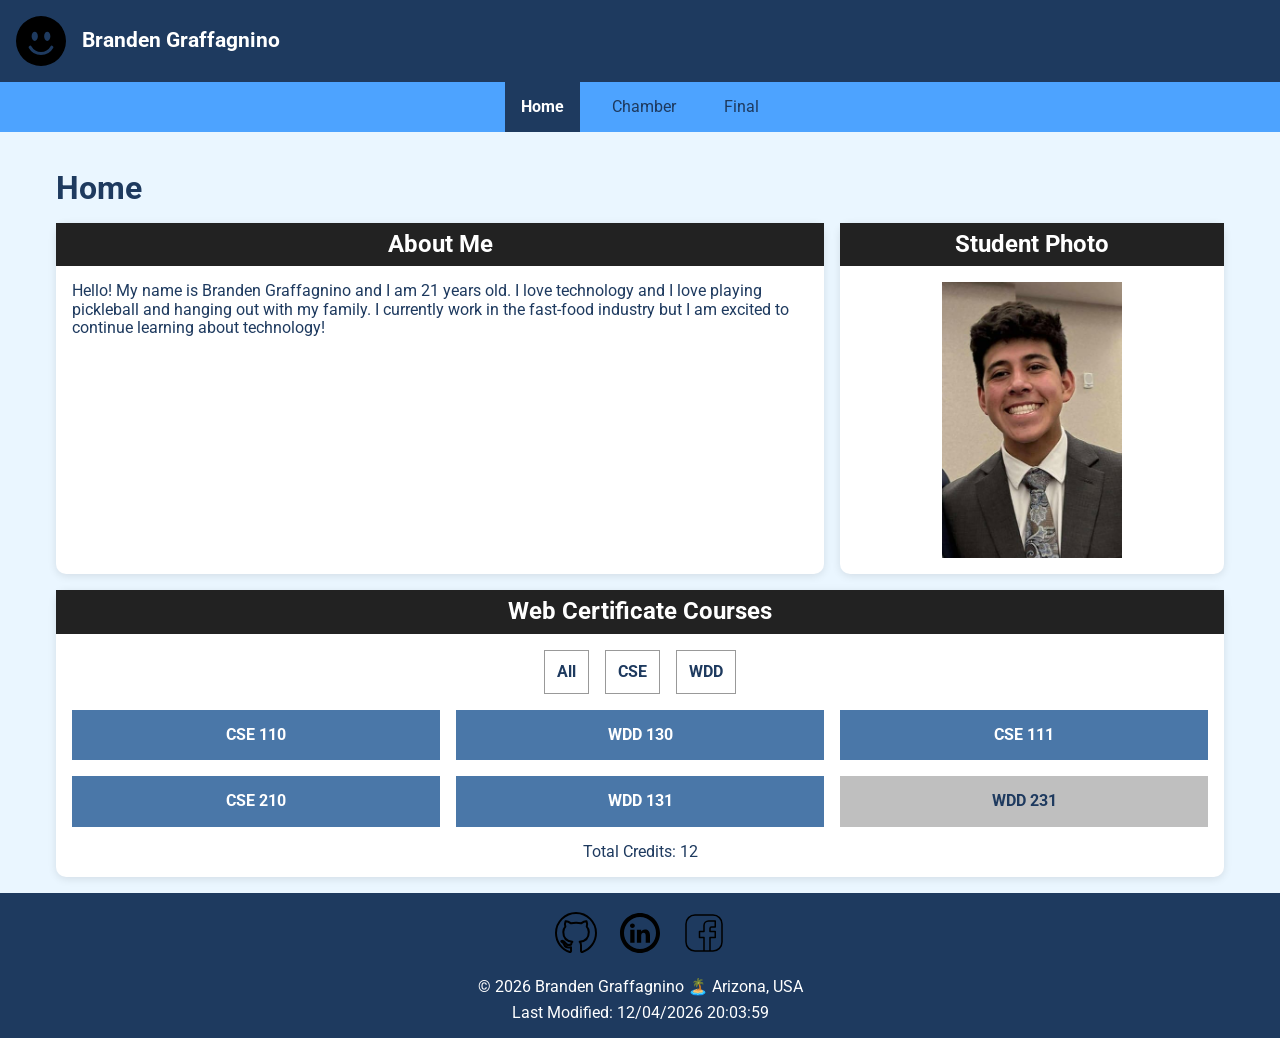
<file: index.html>
<!DOCTYPE html>
<html lang="en">

<head>
    <meta charset="UTF-8">
    <link rel="stylesheet" href="styles/normalize.css">
    <meta name="viewport" content="width=device-width, initial-scale=1.0">
    <meta name="description"
        content="WDD231 course home page for Branden Graffagnino. Includes an about me, photo, and shows the current courses completed in the computer programming degree.">
    <meta name="author" content="Branden Graffagnino">
    <title>WDD 231 Home | Branden Graffagnino</title>
    <meta property="og:title" content="WDD 231 Home | Branden Graffagnino">
    <meta property="og:description"
        content="WDD 231 course home page for Branden Graffagnino featuring web development projects, coursework, certificates, and programming experience.">
    <meta property="og:image" content="https://brandengraffagnino.github.io/wdd231/images/profile-picture.jpg">
    <meta property="og:url" content="https://brandengraffagnino.github.io/wdd231/">
    <meta property="og:type" content="website">
    <link rel="preconnect" href="https://fonts.googleapis.com">
    <link rel="preconnect" href="https://fonts.gstatic.com" crossorigin>
    <link href="https://fonts.googleapis.com/css2?family=Roboto:ital,wght@0,100..900;1,100..900&display=swap"
        rel="stylesheet">
    <link rel="stylesheet" href="styles/small.css">
    <link rel="stylesheet" href="styles/larger.css">
    <link rel="icon" href="favicon.ico">
    <script src="scripts/dates.js" defer></script>
    <script src="scripts/navigation.js" defer></script>
    <script src="scripts/courses.js" defer></script>
</head>

<body>
    <header>
        <img src="images/my-logo.svg" alt="My logo">
        <span class="site-name">Branden Graffagnino</span>
        <button id="menu" aria-label="Navigation Menu"></button>
    </header>
    <nav id="nav-bar" class="navigation">
        <ul>
            <li class="current"><a href="index.html">Home</a></li>
            <li><a href="index.html">Chamber</a></li>
            <li><a href="index.html">Final</a></li>
        </ul>
    </nav>
    <main>

        <h1>Home</h1>

        <div class="top-sections">

            <section class="about">
                <h2>About Me</h2>
                <p>
                    Hello! My name is Branden Graffagnino and I am 21 years old. I love technology and I love playing
                    pickleball and hanging out with my family. I currently work in the fast-food industry but I am
                    excited to continue learning about technology!
                </p>
            </section>
            <section class="photo">
                <h2>Student Photo</h2>
                <img src="images/profile-picture.jpg" alt="Profile picture for Branden Graffagnino">
            </section>
        </div>
        <section class="certificate">
            <h2>Web Certificate Courses</h2>
            <div class="course-buttons">
                <button id="all-btn">All</button>
                <button id="cse-btn">CSE</button>
                <button id="wdd-btn">WDD</button>
            </div>
            <div id="course-container"></div>
            <p id="credits"></p>
        </section>
        <dialog id="course-details"></dialog>
    </main>
    <footer>
        <div class="social-links">
            <a href="https://github.com/brandengraffagnino" target="_blank"><img src="images/github.svg"
                    alt="github icon"></a>
            <a href="https://linkedin.com/in/brandengraffagnino/" target="_blank"><img src="images/linkedin.svg"
                    alt="linkedin icon"></a>
            <a href="https://facebook.com/branden.graffagnino" target="_blank"><img src="images/facebook.svg"
                    alt="facebook icon"></a>
        </div>
        <p>
            © <span id="currentyear"></span>
            Branden Graffagnino 🏝️ Arizona, USA
        </p>
        <p id="lastModified"></p>

    </footer>
</body>

</html>
</file>
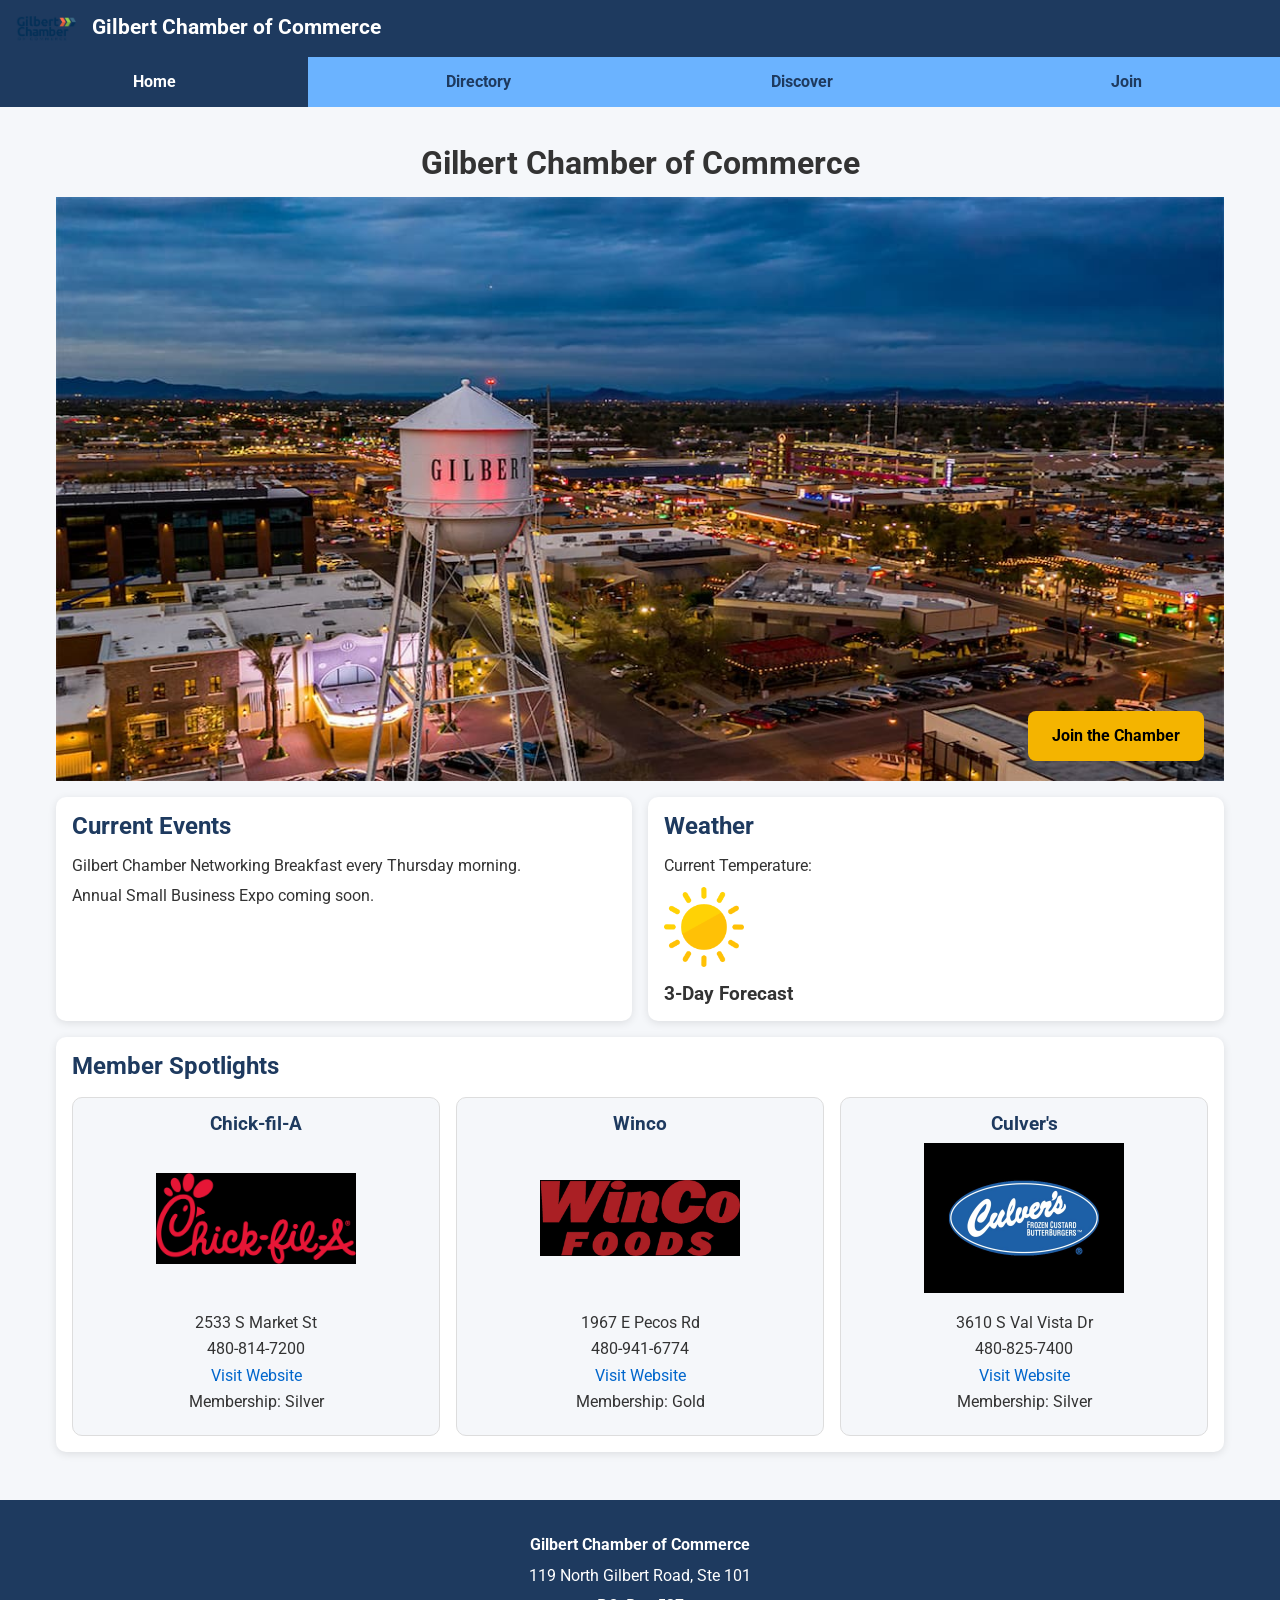
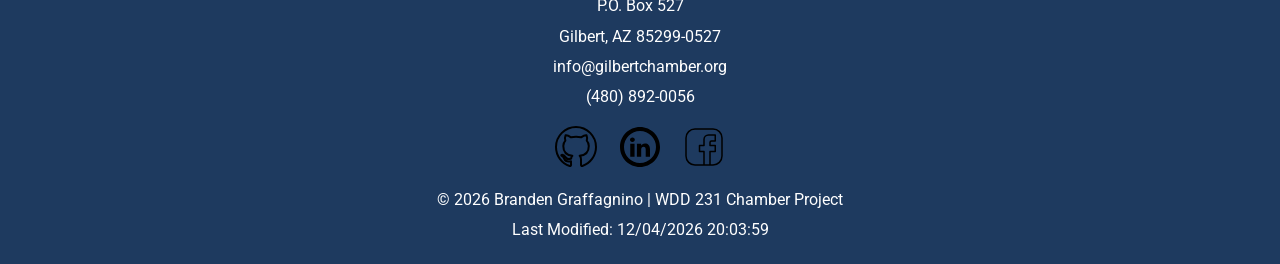
<file: chamber/index.html>
<!DOCTYPE html>
<html lang="en">

<head>
    <meta charset="UTF-8">
    <link rel="stylesheet" href="styles/normalize.css">
    <meta name="viewport" content="width=device-width, initial-scale=1.0">
    <meta name="description"
        content="Gilbert Chamber of Commerce business home page that welcomes visitors with key information and invitations to engage with the organization.">
    <meta name="author" content="Branden Graffagnino">
    <title>Gilbert Chamber of Commerce Home Page</title>
    <meta property="og:title" content="Gilbert Chamber of Commerce Home Page">
    <meta property="og:description"
        content="Welcome to the Gilbert Chamber of Commerce. Discover local businesses, chamber events, weather information, and member spotlights.">
    <meta property="og:image" content="https://brandengraffagnino.github.io/wdd231/chamber/images/gilbert-hero.jpg">
    <meta property="og:url" content="https://brandengraffagnino.github.io/wdd231/chamber/">
    <link rel="preconnect" href="https://fonts.googleapis.com">
    <link rel="preconnect" href="https://fonts.gstatic.com" crossorigin>
    <link href="https://fonts.googleapis.com/css2?family=Roboto:ital,wght@0,100..900;1,100..900&display=swap"
        rel="stylesheet">
    <link rel="stylesheet" href="styles/small.css">
    <link rel="stylesheet" href="styles/larger.css">
    <link rel="icon" href="favicon.ico">
    <script src="scripts/dates.js" defer></script>
    <script src="scripts/navigation.js" defer></script>
    <script src="scripts/home.js" defer></script>
</head>

<body>
    <header>
        <img src="images/chamber-logo.png" alt="Gilbert Chamber of Commerce logo">
        <span class="site-name">Gilbert Chamber of Commerce</span>
        <button id="menu" aria-label="Navigation Menu"></button>
    </header>

    <nav id="nav-bar" class="navigation">
        <ul>
            <li class="current"><a href="index.html">Home</a></li>
            <li><a href="directory.html">Directory</a></li>
            <li><a href="discover.html">Discover</a></li>
            <li><a href="join.html">Join</a></li>
        </ul>
    </nav>
    <main>

        <section class="hero">
            <h1>Gilbert Chamber of Commerce</h1>
            <img src="images/gilbert-hero.jpg" alt="Gilbert Arizona Water Tower">
            <a href="join.html" class="cta-button">
                Join the Chamber
            </a>
        </section>

        <div class="home-grid">

            <section class="events">
                <h2>Current Events</h2>

                <p>
                    Gilbert Chamber Networking Breakfast
                    every Thursday morning.
                </p>

                <p>
                    Annual Small Business Expo coming soon.
                </p>
            </section>

            <section class="weather">
                <h2>Weather</h2>

                <p>
                    Current Temperature:
                    <span id="current-temp"></span>
                </p>

                <img id="weather-icon" src="images/weather.webp" alt="Current weather conditions">

                <p id="weather-description"></p>

                <h3>3-Day Forecast</h3>

                <div id="forecast"></div>
            </section>

        </div>

        <section class="spotlights">
            <h2>Member Spotlights</h2>

            <div id="spotlight-container"></div>
        </section>

    </main>
    <footer>
        <div class="footer-contact">
            <p><strong>Gilbert Chamber of Commerce</strong></p>
            <p>119 North Gilbert Road, Ste 101</p>
            <p>P.O. Box 527</p>
            <p>Gilbert, AZ 85299-0527</p>
            <p>info@gilbertchamber.org</p>
            <p>(480) 892-0056</p>

        </div>
        <div class="social-links">
            <a href="https://github.com/brandengraffagnino" target="_blank"><img src="images/github.svg"
                    alt="github icon"></a>
            <a href="https://linkedin.com/in/brandengraffagnino/" target="_blank"><img src="images/linkedin.svg"
                    alt="linkedin icon"></a>
            <a href="https://facebook.com/branden.graffagnino" target="_blank"><img src="images/facebook.svg"
                    alt="facebook icon"></a>
        </div>
        <p>
            © <span id="currentyear"></span>
            Branden Graffagnino | WDD 231 Chamber Project
        </p>
        <p id="lastModified"></p>
    </footer>
</body>

</html>
</file>
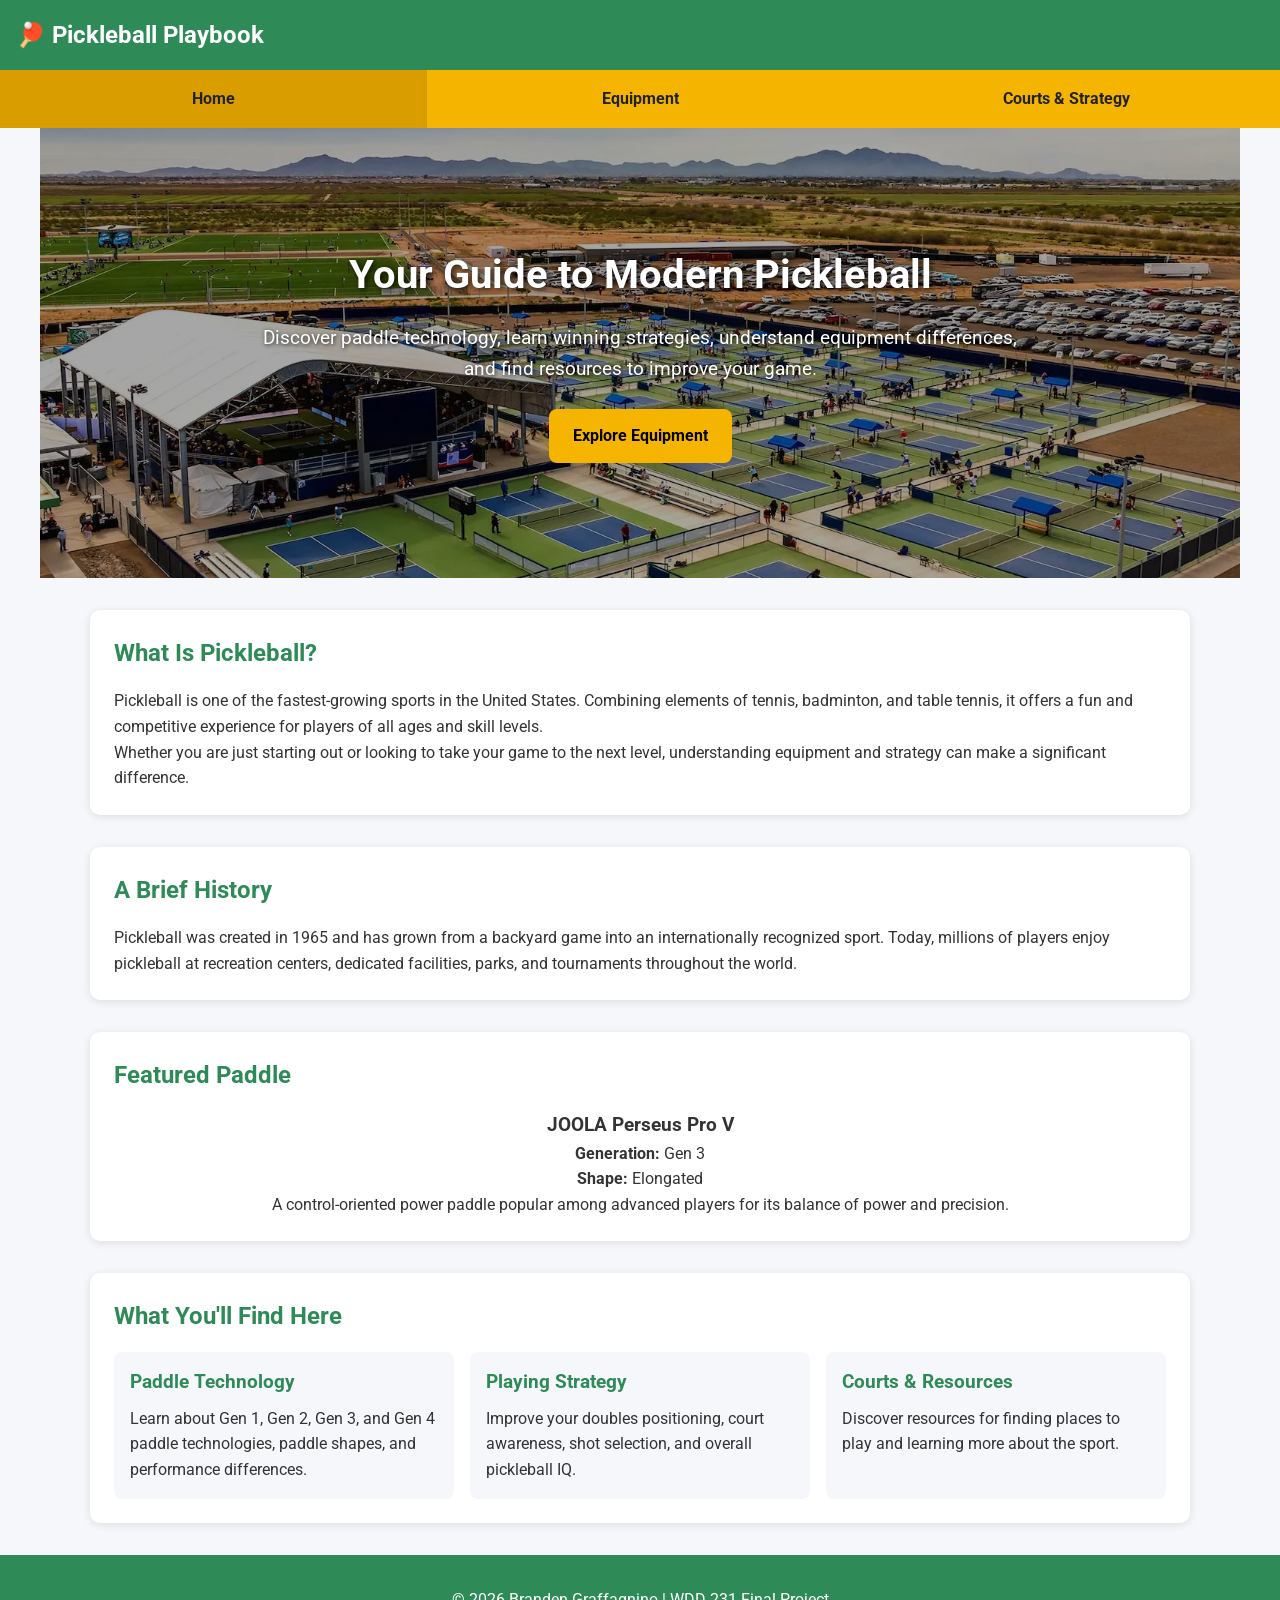
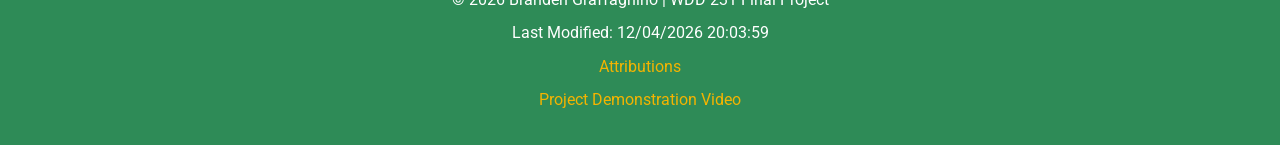
<file: finalproject/index.html>
<!DOCTYPE html>
<html lang="en">

<head>
    <meta charset="UTF-8">
    <meta name="viewport" content="width=device-width, initial-scale=1.0">
    <title>Pickleball Playbook | Home</title>
    <meta name="description"
        content="Learn about pickleball equipment, paddle technology, playing strategies, and where to find courts with Pickleball Playbook.">
    <meta name="author" content="Branden Graffagnino">
    <meta property="og:title" content="Pickleball Playbook">
    <meta property="og:description"
        content="Learn about pickleball paddles, strategy, court resources, and equipment technology with Pickleball Playbook.">
    <meta property="og:type" content="website">
    <meta property="og:url" content="https://brandengraffagnino.github.io/wdd231/finalproject/">
    <meta property="og:image" content="https://brandengraffagnino.github.io/wdd231/finalproject/images/hero.webp">
    <link rel="icon" href="favicon.ico">
    <link rel="preconnect" href="https://fonts.googleapis.com">
    <link rel="preconnect" href="https://fonts.gstatic.com" crossorigin>
    <link href="https://fonts.googleapis.com/css2?family=Roboto:ital,wght@0,100..900;1,100..900&display=swap"
        rel="stylesheet">
    <link rel="stylesheet" href="styles/small.css">
    <link rel="stylesheet" href="styles/larger.css">
    <script src="scripts/main.js" defer></script>
</head>

<body>
    <header>
        <div class="logo-container">
            <h1>🏓 Pickleball Playbook</h1>
        </div>
        <button id="menu" aria-label="Open navigation menu"></button>
    </header>
    <nav class="navigation">
        <ul>
            <li class="active"><a href="index.html">Home</a></li>
            <li><a href="equipment.html">Equipment</a></li>
            <li><a href="courts.html">Courts & Strategy</a></li>
        </ul>
    </nav>
    <main>
        <section class="hero">
            <div class="hero-content">
                <h2>Your Guide to Modern Pickleball</h2>
                <p>
                    Discover paddle technology, learn winning strategies,
                    understand equipment differences, and find resources to
                    improve your game.
                </p>
                <a class="cta-button" href="equipment.html">
                    Explore Equipment
                </a>
            </div>
        </section>
        <section class="intro">
            <h2>What Is Pickleball?</h2>
            <p>
                Pickleball is one of the fastest-growing sports in the United
                States. Combining elements of tennis, badminton, and table
                tennis, it offers a fun and competitive experience for players
                of all ages and skill levels.
            </p>
            <p>
                Whether you are just starting out or looking to take your game
                to the next level, understanding equipment and strategy can
                make a significant difference.
            </p>
        </section>
        <section class="history">
            <h2>A Brief History</h2>
            <p>
                Pickleball was created in 1965 and has grown from a backyard
                game into an internationally recognized sport. Today, millions
                of players enjoy pickleball at recreation centers, dedicated
                facilities, parks, and tournaments throughout the world.
            </p>
        </section>
        <section class="featured-paddle">
            <h2>Featured Paddle</h2>
            <div id="featured-paddle">
                <p>
                    A featured paddle will be displayed here using JavaScript.
                </p>
            </div>
        </section>
        <section class="why-learn">
            <h2>What You'll Find Here</h2>
            <div class="benefits">
                <article>
                    <h3>Paddle Technology</h3>
                    <p>
                        Learn about Gen 1, Gen 2, Gen 3, and Gen 4 paddle technologies,
                        paddle shapes, and performance differences.
                    </p>
                </article>
                <article>
                    <h3>Playing Strategy</h3>
                    <p>
                        Improve your doubles positioning, court awareness,
                        shot selection, and overall pickleball IQ.
                    </p>
                </article>
                <article>
                    <h3>Courts & Resources</h3>
                    <p>
                        Discover resources for finding places to play and
                        learning more about the sport.
                    </p>
                </article>
            </div>
        </section>
    </main>
    <footer>
        <p>
            © <span id="currentyear"></span>
            Branden Graffagnino | WDD 231 Final Project
        </p>
        <p id="lastModified"></p>
        <p>
            <a href="attributions.html">
                Attributions
            </a>
        </p>
        <p>
            <a href="https://youtu.be/4YcJnKtw8Zs" target="_blank">
                Project Demonstration Video
            </a>
        </p>
    </footer>

</body>

</html>
</file>
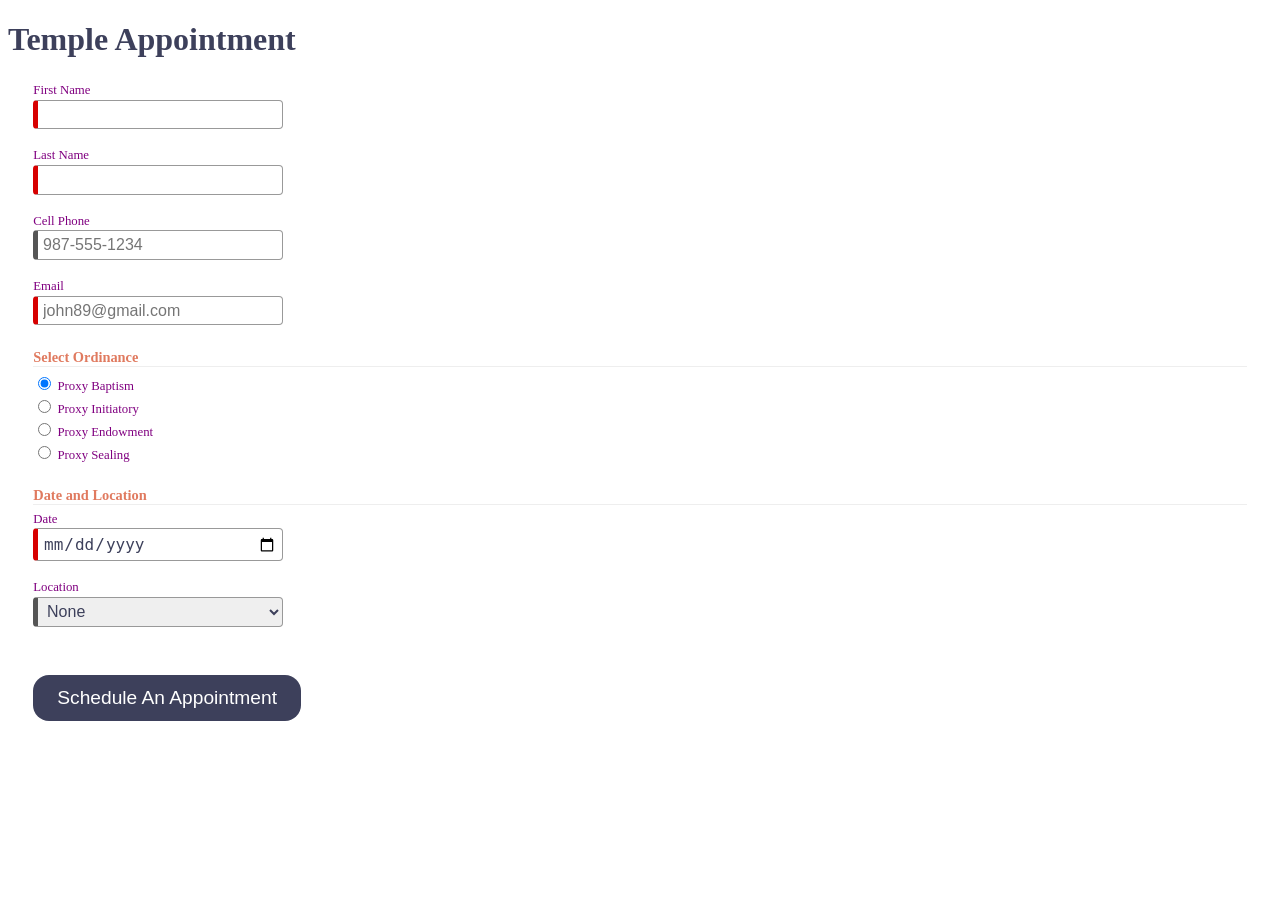
<file: startHere/index.html>
<!DOCTYPE html>
<html lang="en">

<head>
  <meta charset="UTF-8">
  <meta name="viewport" content="width=device-width, initial-scale=1.0">
  <meta name="description" content="Web Lab Start File">
  <meta name="author" content="Paul Cheney">

  <link rel="stylesheet" href="styles/small.css">
  <link rel="stylesheet" href="styles/large.css">

  <title>Web Lab Start File</title>
</head>

<body>

  <main>
    <h1>Temple Appointment</h1>

    <form method="GET" action="thanks.html" class="designOne">
      <label>First Name <input type="text" name="first" required autocomplete="given-name" title="Your First Name"></label>
        <label>Last Name <input type="text" name="last" required autocomplete="family-name" title="Your Last Name"></label>
        <label>Cell Phone <input type="tel" name="phone"  autocomplete="tel" title="A Phone Number with dashes" placeholder="987-555-1234" ></label>
        <label>Email <input type="email" name="email" required placeholder="john89@gmail.com"  title="Your Email" autocomplete="email"></label>
  

        <h3>Select Ordinance</h3>
        <label><input type="radio" name="ordinance" value="Baptism" checked> Proxy Baptism</label>
        <label><input type="radio" name="ordinance" value="Initiatory"> Proxy Initiatory</label>
        <label><input type="radio" name="ordinance" value="Endowment"> Proxy Endowment</label>
        <label><input type="radio" name="ordinance" value="Sealing"> Proxy Sealing</label>

        
        <h3>Date and Location</h3>
        <label>Date <input type="date" name="date" required></label>

        <label>Location
          <select name="location" required>
            <option value="">None</option>
            <option value="Payson">Payson</option>
            <option value="Orem">Orem</option>
            <option value="Provo City Center">Provo City Center</option>
        </label>

        <input type="submit" value="Schedule An Appointment">
    </form>

    
  </main>

</body>
</html>
</file>
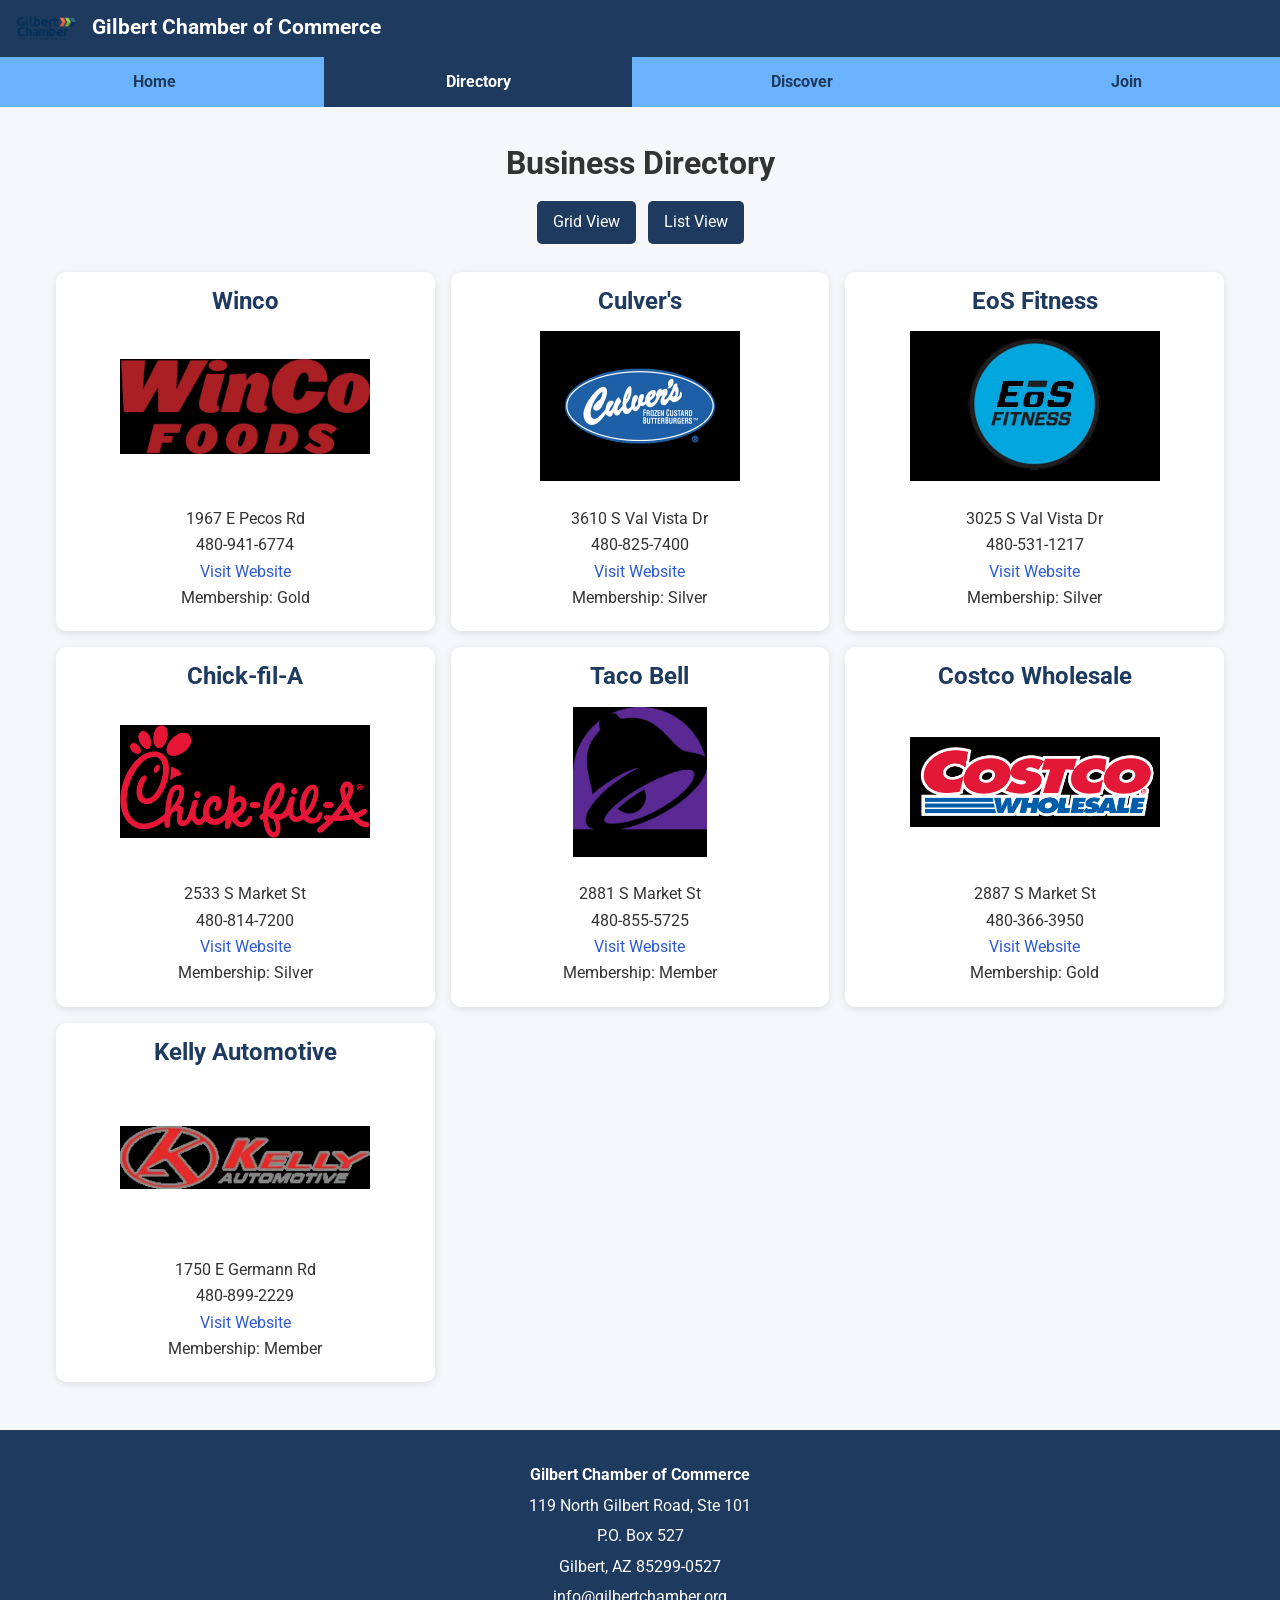
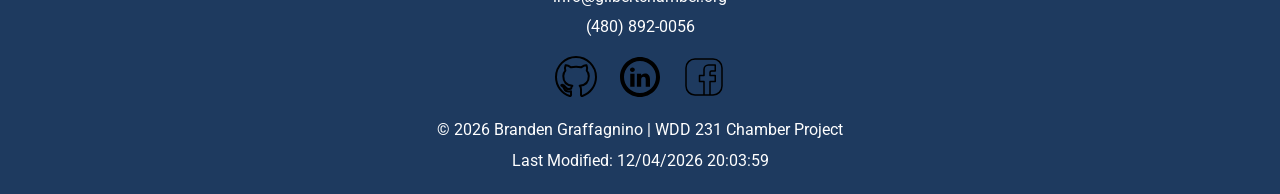
<file: chamber/directory.html>
<!DOCTYPE html>
<html lang="en">

<head>
    <meta charset="UTF-8">
    <link rel="stylesheet" href="styles/normalize.css">
    <meta name="viewport" content="width=device-width, initial-scale=1.0">
    <meta name="description"
        content="Gilbert Chamber of Commerce business directory featuring local businesses, member information, contact details, and community resources.">
    <meta name="author" content="Branden Graffagnino">
    <title>Gilbert Chamber of Commerce Directory</title>
    <meta property="og:title" content="Gilbert Chamber of Commerce Directory">
    <meta property="og:description" content="Directory of chamber businesses in Gilbert Arizona.">
    <meta property="og:image" content="https://brandengraffagnino.github.io/wdd231/chamber/images/chamber-logo.png">
    <meta property="og:url" content="https://brandengraffagnino.github.io/wdd231/chamber/directory.html">
    <link rel="preconnect" href="https://fonts.googleapis.com">
    <link rel="preconnect" href="https://fonts.gstatic.com" crossorigin>
    <link href="https://fonts.googleapis.com/css2?family=Roboto:ital,wght@0,100..900;1,100..900&display=swap"
        rel="stylesheet">
    <link rel="stylesheet" href="styles/small.css">
    <link rel="stylesheet" href="styles/larger.css">
    <link rel="icon" href="favicon.ico">
    <script src="scripts/dates.js" defer></script>
    <script src="scripts/navigation.js" defer></script>
    <script src="scripts/directory.js" defer></script>
</head>

<body>
    <header>
        <img src="images/chamber-logo.png" alt="Gilbert Chamber of Commerce logo">
        <span class="site-name">Gilbert Chamber of Commerce</span>
        <button id="menu" aria-label="Navigation Menu"></button>
    </header>

    <nav id="nav-bar" class="navigation">
        <ul>
            <li><a href="index.html">Home</a></li>
            <li class="current"><a href="directory.html">Directory</a></li>
            <li><a href="discover.html">Discover</a></li>
            <li><a href="join.html">Join</a></li>
        </ul>
    </nav>

    <main>

        <h1>Business Directory</h1>

        <div class="view-buttons">
            <button id="grid">Grid View</button>
            <button id="list">List View</button>
        </div>

        <section id="members" class="grid"></section>

    </main>

    <footer>
        <div class="footer-contact">
            <p><strong>Gilbert Chamber of Commerce</strong></p>
            <p>119 North Gilbert Road, Ste 101</p>
            <p>P.O. Box 527</p>
            <p>Gilbert, AZ 85299-0527</p>
            <p>info@gilbertchamber.org</p>
            <p>(480) 892-0056</p>

        </div>
        <div class="social-links">
            <a href="https://github.com/brandengraffagnino" target="_blank"><img src="images/github.svg"
                    alt="github icon"></a>
            <a href="https://linkedin.com/in/brandengraffagnino/" target="_blank"><img src="images/linkedin.svg"
                    alt="linkedin icon"></a>
            <a href="https://facebook.com/branden.graffagnino" target="_blank"><img src="images/facebook.svg"
                    alt="facebook icon"></a>
        </div>
        <p>
            © <span id="currentyear"></span>
            Branden Graffagnino | WDD 231 Chamber Project
        </p>
        <p id="lastModified"></p>
    </footer>
</body>

</html>
</file>
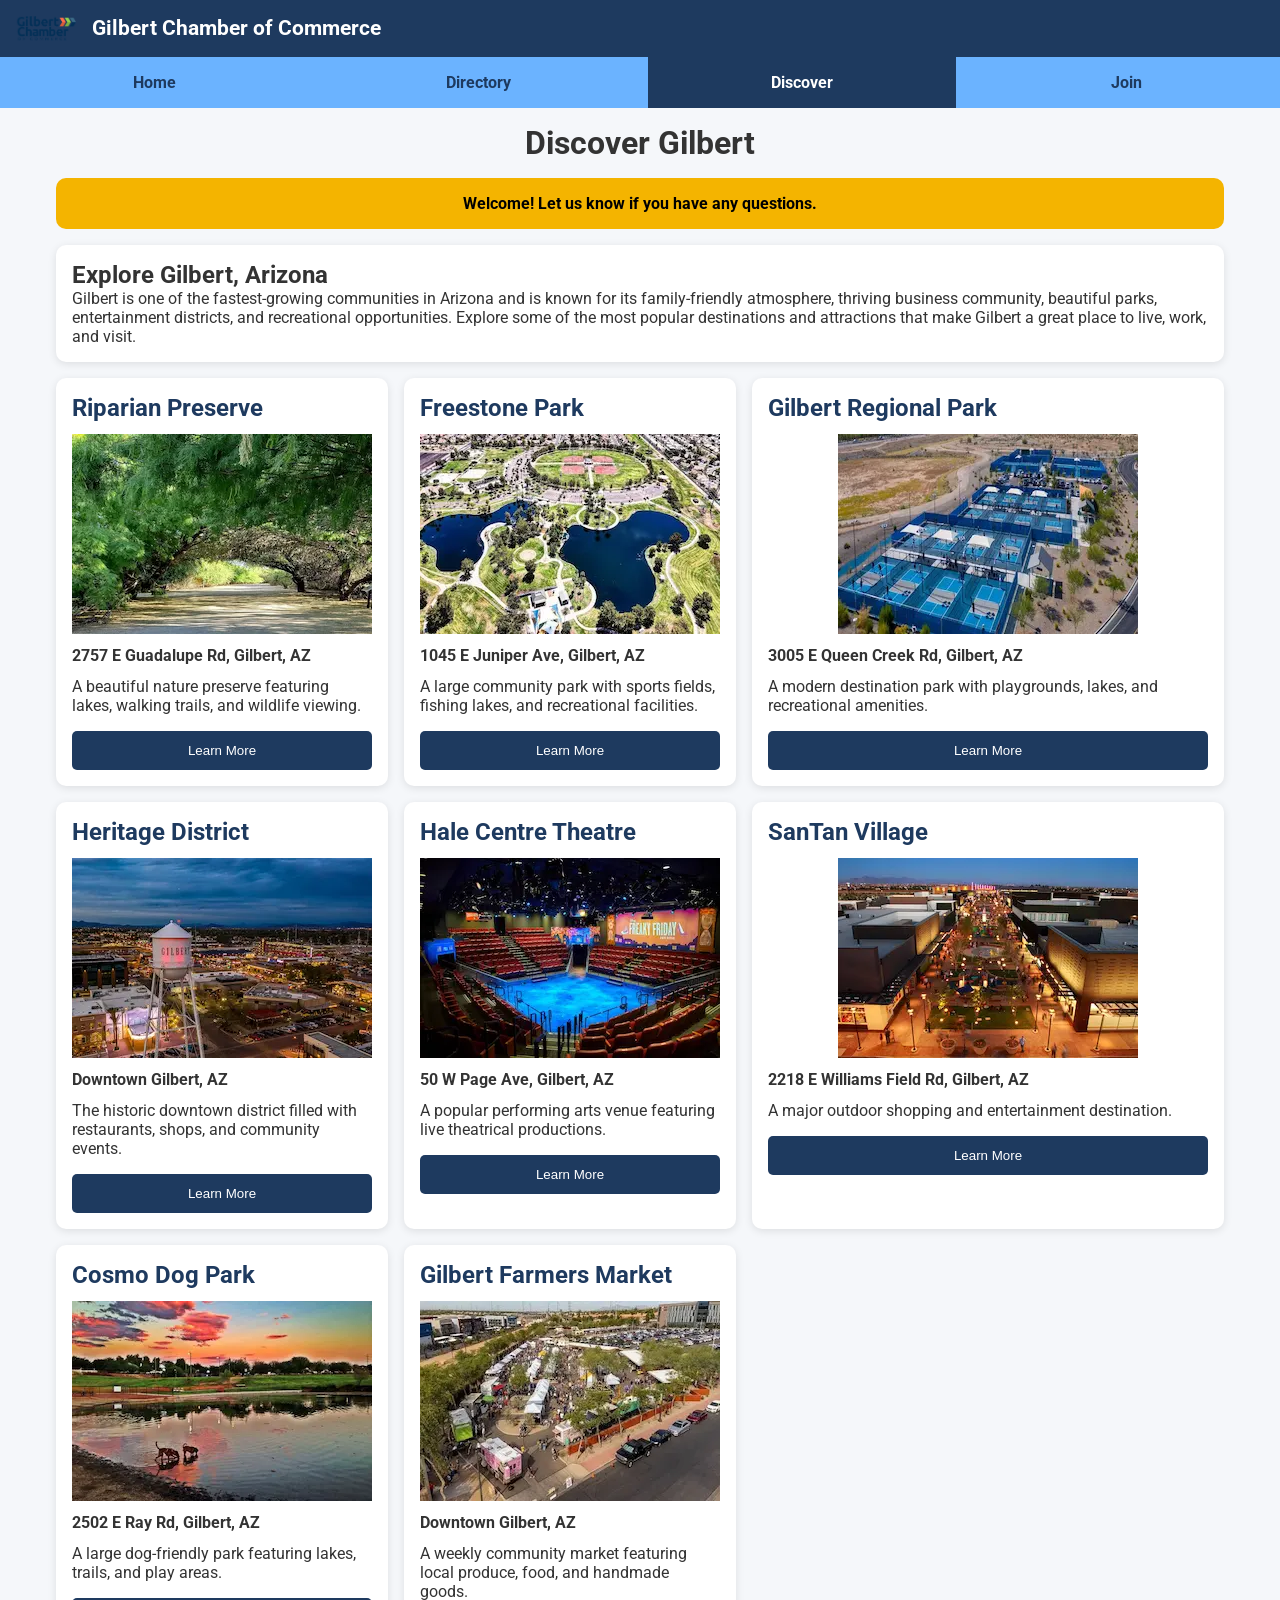
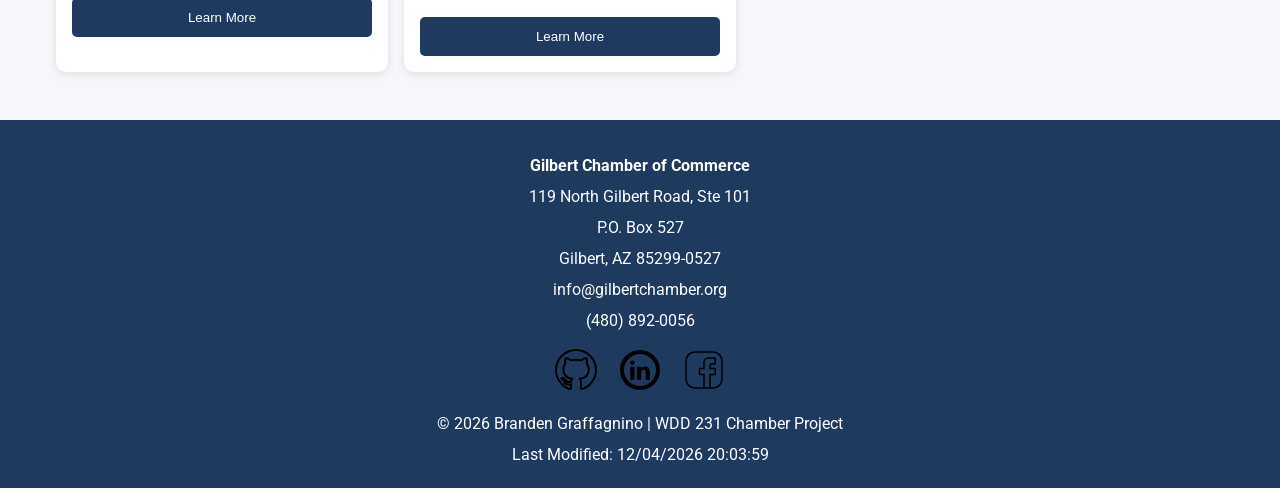
<file: chamber/discover.html>
<!DOCTYPE html>
<html lang="en">

<head>
    <meta charset="UTF-8">
    <meta name="viewport" content="width=device-width, initial-scale=1.0">
    <meta name="description"
        content="Discover Gilbert, Arizona through local attractions, parks, entertainment, shopping destinations, and community resources provided by the Gilbert Chamber of Commerce.">
    <meta name="author" content="Branden Graffagnino">
    <title>Gilbert Chamber of Commerce Discover Page</title>
    <meta property="og:title" content="Discover Gilbert | Gilbert Chamber of Commerce">
    <meta property="og:description"
        content="Explore attractions, parks, entertainment, shopping, and community highlights in Gilbert, Arizona.">
    <meta property="og:image" content="https://brandengraffagnino.github.io/wdd231/chamber/images/water-ranch.webp">
    <meta property="og:url" content="https://brandengraffagnino.github.io/wdd231/chamber/discover.html">
    <link rel="preconnect" href="https://fonts.googleapis.com">
    <link rel="preconnect" href="https://fonts.gstatic.com" crossorigin>
    <link href="https://fonts.googleapis.com/css2?family=Roboto:ital,wght@0,100..900;1,100..900&display=swap"
        rel="stylesheet">
    <link rel="stylesheet" href="styles/small.css">
    <link rel="stylesheet" href="styles/larger.css">
    <link rel="icon" href="favicon.ico">
    <script src="scripts/dates.js" defer></script>
    <script src="scripts/navigation.js" defer></script>
    <script type="module" src="scripts/discover.js"></script>
</head>

<body>
    <header>
        <img src="images/chamber-logo.png" alt="Gilbert Chamber of Commerce logo">
        <span class="site-name">Gilbert Chamber of Commerce</span>
        <button id="menu" aria-label="Navigation Menu"></button>
    </header>

    <nav id="nav-bar" class="navigation">
        <ul>
            <li><a href="index.html">Home</a></li>
            <li><a href="directory.html">Directory</a></li>
            <li class="current"><a href="discover.html">Discover</a></li>
            <li><a href="join.html">Join</a></li>
        </ul>
    </nav>
    <main>

        <h1>Discover Gilbert</h1>

        <div id="visit-message"></div>

        <section class="discover-intro">
            <h2>Explore Gilbert, Arizona</h2>

            <p>
                Gilbert is one of the fastest-growing communities in Arizona and is known
                for its family-friendly atmosphere, thriving business community,
                beautiful parks, entertainment districts, and recreational opportunities.
                Explore some of the most popular destinations and attractions that make
                Gilbert a great place to live, work, and visit.
            </p>
        </section>

        <div id="discover-grid"></div>

    </main>
    <footer>
        <div class="footer-contact">
            <p><strong>Gilbert Chamber of Commerce</strong></p>
            <p>119 North Gilbert Road, Ste 101</p>
            <p>P.O. Box 527</p>
            <p>Gilbert, AZ 85299-0527</p>
            <p>info@gilbertchamber.org</p>
            <p>(480) 892-0056</p>

        </div>
        <div class="social-links">
            <a href="https://github.com/brandengraffagnino" target="_blank"><img src="images/github.svg"
                    alt="github icon"></a>
            <a href="https://linkedin.com/in/brandengraffagnino/" target="_blank"><img src="images/linkedin.svg"
                    alt="linkedin icon"></a>
            <a href="https://facebook.com/branden.graffagnino" target="_blank"><img src="images/facebook.svg"
                    alt="facebook icon"></a>
        </div>
        <p>
            © <span id="currentyear"></span>
            Branden Graffagnino | WDD 231 Chamber Project
        </p>
        <p id="lastModified"></p>
    </footer>
</body>

</html>
</file>
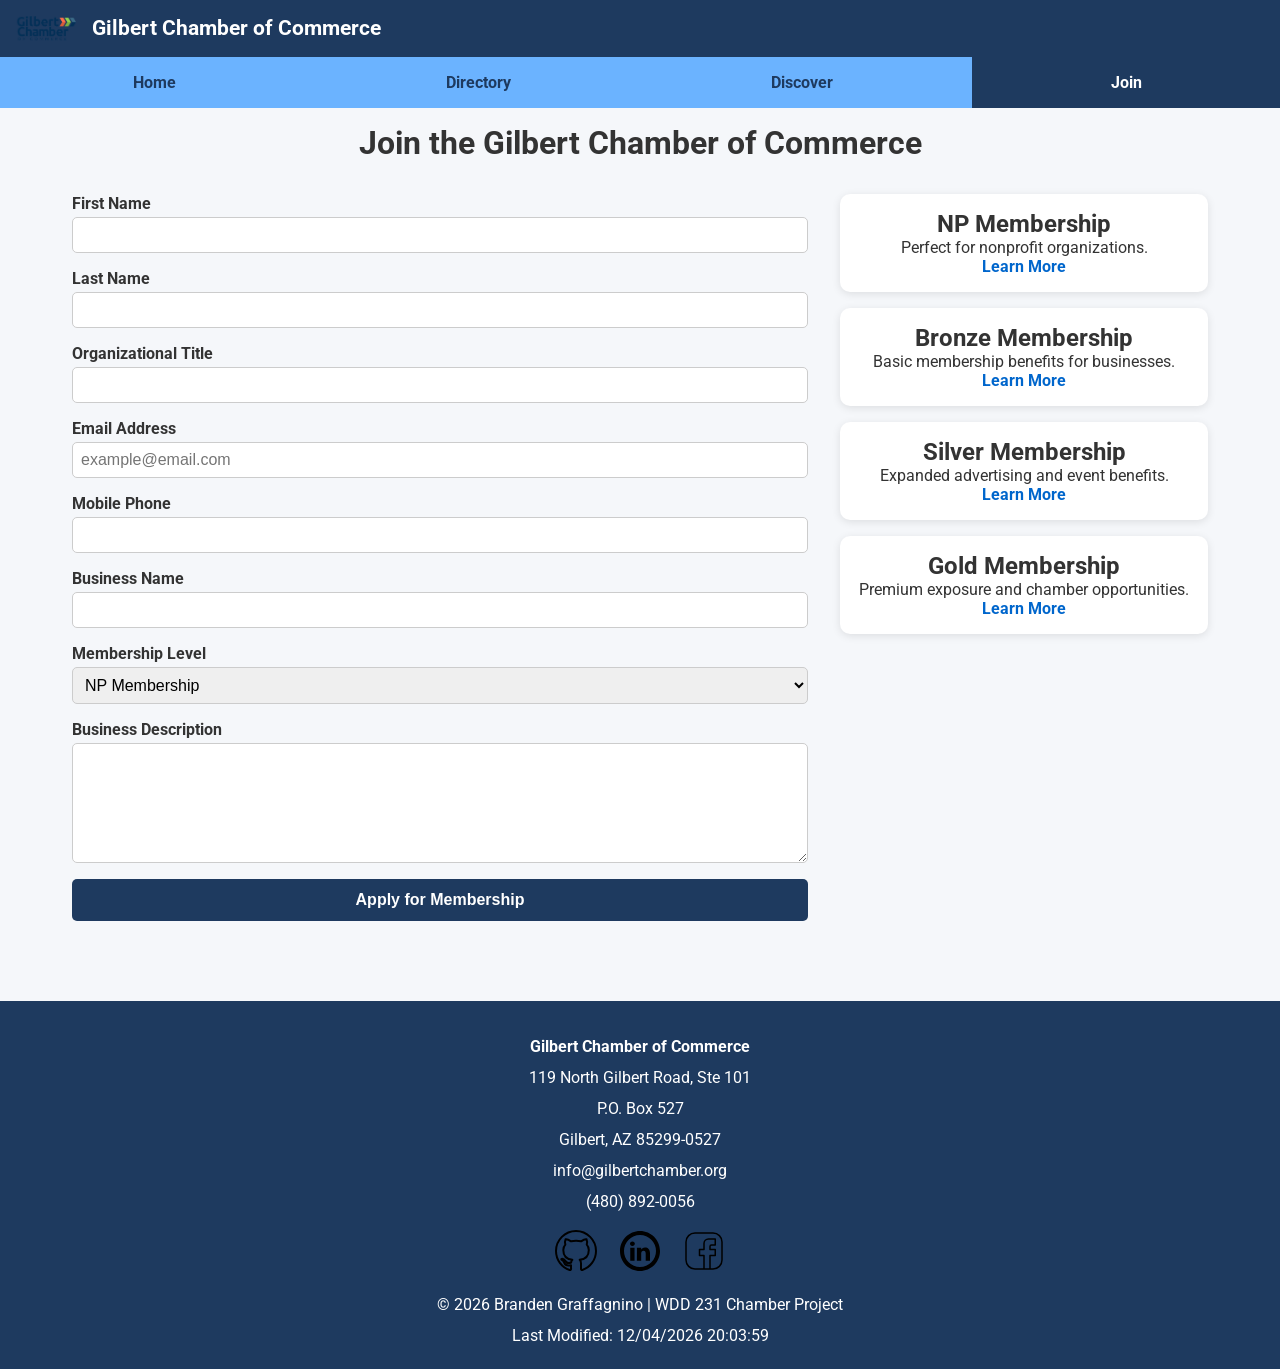
<file: chamber/join.html>
<!DOCTYPE html>
<html lang="en">

<head>
    <meta charset="UTF-8">
    <meta name="viewport" content="width=device-width, initial-scale=1.0">
    <title>Join | Gilbert Chamber of Commerce</title>
    <meta name="description"
        content="Apply for membership with the Gilbert Chamber of Commerce. Join a network of local businesses and organizations through our chamber membership program.">
    <meta name="author" content="Branden Graffagnino">
    <meta property="og:title" content="Join the Gilbert Chamber of Commerce">
    <meta property="og:description"
        content="Submit a membership application to become part of the Gilbert Chamber of Commerce and connect with local businesses and organizations.">
    <meta property="og:image" content="https://brandengraffagnino.github.io/wdd231/chamber/images/gilbert-hero.jpg">
    <meta property="og:url" content="https://brandengraffagnino.github.io/wdd231/chamber/join.html">
    <meta property="og:type" content="website">
    <link rel="preconnect" href="https://fonts.googleapis.com">
    <link rel="preconnect" href="https://fonts.gstatic.com" crossorigin>
    <link href="https://fonts.googleapis.com/css2?family=Roboto:ital,wght@0,100..900;1,100..900&display=swap"
        rel="stylesheet">
    <link rel="stylesheet" href="styles/small.css">
    <link rel="stylesheet" href="styles/larger.css">
    <link rel="icon" href="favicon.ico">
    <script src="scripts/dates.js" defer></script>
    <script src="scripts/navigation.js" defer></script>
    <script src="scripts/join.js" defer></script>
</head>

<body>
    <header>
        <img src="images/chamber-logo.png" alt="Gilbert Chamber of Commerce logo">
        <span class="site-name">Gilbert Chamber of Commerce</span>
        <button id="menu" aria-label="Navigation Menu"></button>
    </header>
    <nav id="nav-bar" class="navigation">
        <ul>
            <li><a href="index.html">Home</a></li>
            <li><a href="directory.html">Directory</a></li>
            <li><a href="discover.html">Discover</a></li>
            <li class="current"><a href="join.html">Join</a></li>
        </ul>
    </nav>
    <main>
        <h1>Join the Gilbert Chamber of Commerce</h1>

        <div class="join-layout">

            <form method="get" action="thankyou.html">

                <label>
                    First Name
                    <input type="text" name="first" required title="Enter your first name" autocomplete="given-name">
                </label>

                <label>
                    Last Name
                    <input type="text" name="last" required title="Enter your last name" autocomplete="family-name">
                </label>

                <label>
                    Organizational Title
                    <input type="text" name="organizationtitle" title="Your position in the organization"
                        autocomplete="organization-title" pattern="[A-Za-z\s\-]{7,}">
                </label>

                <label>
                    Email Address
                    <input type="email" name="email" required title="Enter your email address" autocomplete="email"
                        placeholder="example@email.com">
                </label>

                <label>
                    Mobile Phone
                    <input type="tel" name="phone" required title="Enter your mobile phone number" autocomplete="tel">
                </label>

                <label>
                    Business Name
                    <input type="text" name="business" required title="Enter your business name"
                        autocomplete="organization">
                </label>

                <label>
                    Membership Level
                    <select name="membership">
                        <option value="np">
                            NP Membership
                        </option>

                        <option value="bronze">
                            Bronze Membership
                        </option>

                        <option value="silver">
                            Silver Membership
                        </option>

                        <option value="gold">
                            Gold Membership
                        </option>
                    </select>
                </label>

                <label>
                    Business Description
                    <textarea name="description" title="Describe your business"></textarea>
                </label>

                <input type="hidden" id="timestamp" name="timestamp">

                <input type="submit" value="Apply for Membership">
            </form>

            <div class="membership-cards">

                <section class="membership-card">
                    <h2>NP Membership</h2>

                    <p>
                        Perfect for nonprofit organizations.
                    </p>
                    <a href="#" id="np-link">Learn More</a>
                </section>

                <section class="membership-card">
                    <h2>Bronze Membership</h2>

                    <p>
                        Basic membership benefits for businesses.
                    </p>
                    <a href="#" id="bronze-link">Learn More</a>
                </section>

                <section class="membership-card">
                    <h2>Silver Membership</h2>

                    <p>
                        Expanded advertising and event benefits.
                    </p>
                    <a href="#" id="silver-link">Learn More</a>
                </section>

                <section class="membership-card">
                    <h2>Gold Membership</h2>

                    <p>
                        Premium exposure and chamber opportunities.
                    </p>
                    <a href="#" id="gold-link">Learn More</a>
                </section>

            </div>

        </div>

        <dialog id="np-modal">
            <button class="close">❌</button>

            <h2>NP Membership</h2>

            <p>
                No-cost membership for nonprofit organizations.
            </p>
        </dialog>

        <dialog id="bronze-modal">
            <button class="close">❌</button>

            <h2>Bronze Membership</h2>

            <p>
                Includes networking events and directory listing.
            </p>
        </dialog>

        <dialog id="silver-modal">
            <button class="close">❌</button>

            <h2>Silver Membership</h2>

            <p>
                Includes event discounts and advertising opportunities.
            </p>
        </dialog>

        <dialog id="gold-modal">
            <button class="close">❌</button>

            <h2>Gold Membership</h2>

            <p>
                Includes spotlight placement and premium promotion.
            </p>
        </dialog>
    </main>
    <footer>
        <div class="footer-contact">
            <p><strong>Gilbert Chamber of Commerce</strong></p>
            <p>119 North Gilbert Road, Ste 101</p>
            <p>P.O. Box 527</p>
            <p>Gilbert, AZ 85299-0527</p>
            <p>info@gilbertchamber.org</p>
            <p>(480) 892-0056</p>

        </div>
        <div class="social-links">
            <a href="https://github.com/brandengraffagnino" target="_blank"><img src="images/github.svg"
                    alt="github icon"></a>
            <a href="https://linkedin.com/in/brandengraffagnino/" target="_blank"><img src="images/linkedin.svg"
                    alt="linkedin icon"></a>
            <a href="https://facebook.com/branden.graffagnino" target="_blank"><img src="images/facebook.svg"
                    alt="facebook icon"></a>
        </div>
        <p>
            © <span id="currentyear"></span>
            Branden Graffagnino | WDD 231 Chamber Project
        </p>
        <p id="lastModified"></p>
    </footer>

</body>

</html>
</file>
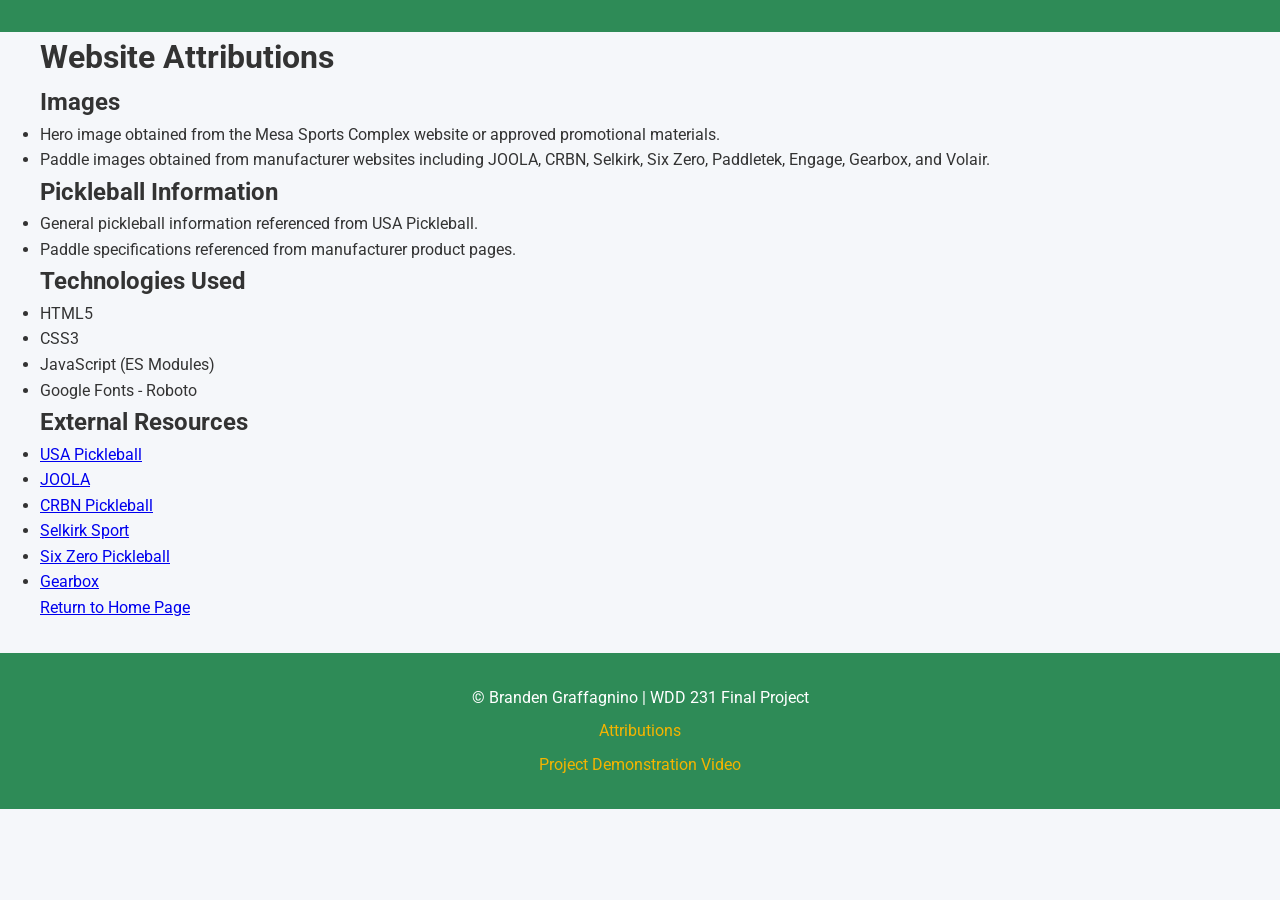
<file: finalproject/attributions.html>
<!DOCTYPE html>
<html lang="en">

<head>
    <meta charset="UTF-8">
    <meta name="viewport" content="width=device-width, initial-scale=1.0">
    <title>
        Pickleball Playbook | Attributions
    </title>
    <meta name="description"
        content="Attributions and acknowledgements for resources used in the Pickleball Playbook website.">
    <meta name="author" content="Branden Graffagnino">
    <meta property="og:title" content="Pickleball Playbook Attributions">
    <meta property="og:description"
        content="Sources, references, and acknowledgements for images, information, and resources used in the Pickleball Playbook website.">
    <meta property="og:type" content="website">
    <meta property="og:url" content="https://brandengraffagnino.github.io/wdd231/finalproject/attributions.html">
    <meta property="og:image" content="https://brandengraffagnino.github.io/wdd231/finalproject/images/hero.webp">
    <link rel="icon" href="favicon.ico">
    <link rel="preconnect" href="https://fonts.googleapis.com">
    <link rel="preconnect" href="https://fonts.gstatic.com" crossorigin>
    <link href="https://fonts.googleapis.com/css2?family=Roboto:ital,wght@0,100..900;1,100..900&display=swap"
        rel="stylesheet">
    <link rel="stylesheet" href="styles/small.css">
    <link rel="stylesheet" href="styles/larger.css">
    <script src="scripts/main.js" defer></script>
</head>

<body>
    <header>
    </header>
    <main>

        <h1>
            Website Attributions
        </h1>
        <section>
            <h2>
                Images
            </h2>
            <ul>
                <li>
                    Hero image obtained from the Mesa Sports Complex website
                    or approved promotional materials.
                </li>
                <li>
                    Paddle images obtained from manufacturer websites
                    including JOOLA, CRBN, Selkirk, Six Zero,
                    Paddletek, Engage, Gearbox, and Volair.
                </li>
            </ul>
        </section>
        <section>
            <h2>
                Pickleball Information
            </h2>
            <ul>
                <li>
                    General pickleball information referenced from
                    USA Pickleball.
                </li>
                <li>
                    Paddle specifications referenced from manufacturer
                    product pages.
                </li>
            </ul>
        </section>
        <section>
            <h2>
                Technologies Used
            </h2>
            <ul>
                <li>
                    HTML5
                </li>
                <li>
                    CSS3
                </li>
                <li>
                    JavaScript (ES Modules)
                </li>
                <li>
                    Google Fonts - Roboto
                </li>
            </ul>
        </section>
        <section>
            <h2>
                External Resources
            </h2>

            <ul>

                <li>
                    <a href="https://usapickleball.org/" target="_blank">
                        USA Pickleball
                    </a>
                </li>

                <li>
                    <a href="https://joola.com/" target="_blank">
                        JOOLA
                    </a>
                </li>

                <li>
                    <a href="https://crbnpickleball.com/" target="_blank">
                        CRBN Pickleball
                    </a>
                </li>

                <li>
                    <a href="https://www.selkirk.com/" target="_blank">
                        Selkirk Sport
                    </a>
                </li>

                <li>
                    <a href="https://www.sixzeropickleball.com/" target="_blank">
                        Six Zero Pickleball
                    </a>
                </li>

                <li>
                    <a href="https://www.gearboxsports.com/" target="_blank">
                        Gearbox
                    </a>
                </li>

            </ul>
        </section>
        <p>
            <a href="index.html">
                Return to Home Page
            </a>
        </p>
    </main>
    <footer>
        <p>
            © <span id="currentyear"></span>
            Branden Graffagnino | WDD 231 Final Project
        </p>
        <p id="lastModified"></p>
        <p>
            <a href="attributions.html">
                Attributions
            </a>
        </p>
        <p>
            <a href="https://youtu.be/4YcJnKtw8Zs" target="_blank">
                Project Demonstration Video
            </a>
        </p>
    </footer>
</body>

</html>
</file>
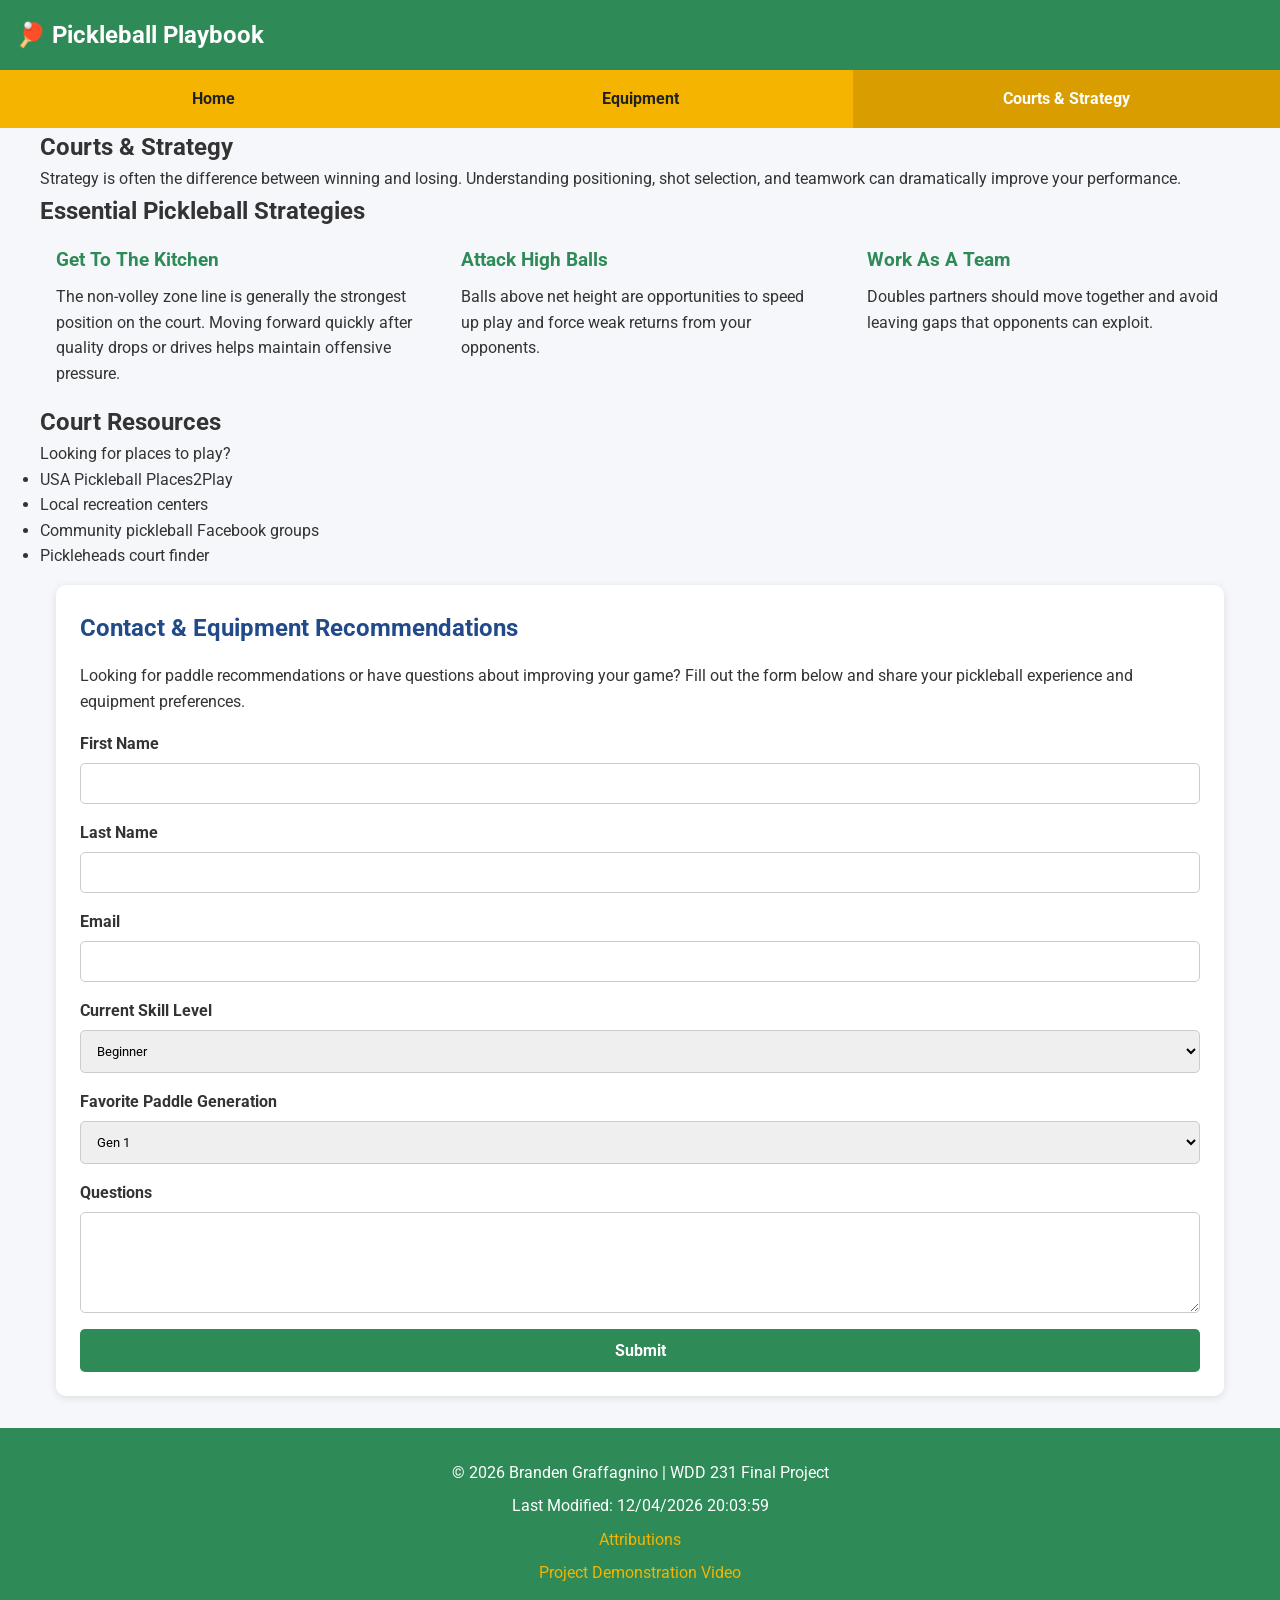
<file: finalproject/courts.html>
<!DOCTYPE html>
<html lang="en">

<head>
    <meta charset="UTF-8">
    <meta name="viewport" content="width=device-width, initial-scale=1.0">
    <title>
        Pickleball Playbook | Courts & Strategy
    </title>
    <meta name="description"
        content="Learn winning pickleball strategies, improve positioning, and find resources for locating courts and playing opportunities.">
    <meta name="author" content="Branden Graffagnino">
    <meta property="og:title" content="Pickleball Courts & Strategy">
    <meta property="og:description"
        content="Improve your pickleball game with strategy guides, positioning tips, court resources, and winning doubles tactics.">
    <meta property="og:type" content="website">
    <meta property="og:url" content="https://brandengraffagnino.github.io/wdd231/finalproject/courts.html">
    <meta property="og:image" content="https://brandengraffagnino.github.io/wdd231/finalproject/images/hero.webp">
    <link rel="icon" href="favicon.ico">
    <link rel="preconnect" href="https://fonts.googleapis.com">
    <link rel="preconnect" href="https://fonts.gstatic.com" crossorigin>
    <link href="https://fonts.googleapis.com/css2?family=Roboto:ital,wght@0,100..900;1,100..900&display=swap"
        rel="stylesheet">
    <link rel="stylesheet" href="styles/small.css">
    <link rel="stylesheet" href="styles/larger.css">
    <script src="scripts/main.js" defer></script>
</head>

<body>
    <header>
        <div class="logo-container">
            <h1>🏓 Pickleball Playbook</h1>
        </div>
        <button id="menu" aria-label="Open navigation menu"></button>
    </header>
    <nav class="navigation">
        <ul>
            <li>
                <a href="index.html">
                    Home
                </a>
            </li>
            <li>
                <a href="equipment.html">
                    Equipment
                </a>
            </li>
            <li>
                <a class="active" href="courts.html">
                    Courts & Strategy
                </a>
            </li>
        </ul>
    </nav>
    <main>
        <section class="page-intro">
            <h2>
                Courts & Strategy
            </h2>
            <p>
                Strategy is often the difference between winning and losing.
                Understanding positioning, shot selection, and teamwork can
                dramatically improve your performance.
            </p>
        </section>
        <section class="strategy-section">
            <h2>
                Essential Pickleball Strategies
            </h2>
            <div class="benefits">
                <article>
                    <h3>
                        Get To The Kitchen
                    </h3>
                    <p>
                        The non-volley zone line is generally the strongest
                        position on the court. Moving forward quickly after
                        quality drops or drives helps maintain offensive pressure.
                    </p>
                </article>
                <article>
                    <h3>
                        Attack High Balls
                    </h3>
                    <p>
                        Balls above net height are opportunities to speed up
                        play and force weak returns from your opponents.
                    </p>
                </article>
                <article>
                    <h3>
                        Work As A Team
                    </h3>
                    <p>
                        Doubles partners should move together and avoid leaving
                        gaps that opponents can exploit.
                    </p>
                </article>
            </div>
        </section>
        <section class="court-resources">
            <h2>
                Court Resources
            </h2>
            <p>
                Looking for places to play?
            </p>
            <ul>
                <li>
                    USA Pickleball Places2Play
                </li>
                <li>
                    Local recreation centers
                </li>
                <li>
                    Community pickleball Facebook groups
                </li>
                <li>
                    Pickleheads court finder
                </li>
            </ul>
        </section>
        <section class="contact-section">

            <div class="contact-card">

                <h2>
                    Contact & Equipment Recommendations
                </h2>

                <p>
                    Looking for paddle recommendations or have questions about
                    improving your game? Fill out the form below and share your
                    pickleball experience and equipment preferences.
                </p>

                <form method="get" action="thankyou.html">

                    <label>
                        First Name
                        <input type="text" name="first" required>
                    </label>

                    <label>
                        Last Name
                        <input type="text" name="last" required>
                    </label>

                    <label>
                        Email
                        <input type="email" name="email" required>
                    </label>

                    <label>
                        Current Skill Level
                        <select name="skill">

                            <option value="Beginner">
                                Beginner
                            </option>

                            <option value="Intermediate">
                                Intermediate
                            </option>

                            <option value="Advanced">
                                Advanced
                            </option>

                        </select>
                    </label>

                    <label>
                        Favorite Paddle Generation
                        <select name="generation">

                            <option value="Gen 1">Gen 1</option>
                            <option value="Gen 2">Gen 2</option>
                            <option value="Gen 3">Gen 3</option>
                            <option value="Gen 4">Gen 4</option>

                        </select>
                    </label>

                    <label>
                        Questions

                        <textarea name="questions" rows="5">
                </textarea>

                    </label>

                    <input type="submit" value="Submit">

                </form>

            </div>

        </section>
    </main>
    <footer>
        <p>
            © <span id="currentyear"></span>
            Branden Graffagnino | WDD 231 Final Project
        </p>
        <p id="lastModified"></p>
        <p>
            <a href="attributions.html">
                Attributions
            </a>
        </p>
        <p>
            <a href="https://youtu.be/4YcJnKtw8Zs" target="_blank">
                Project Demonstration Video
            </a>
        </p>
    </footer>

</body>

</html>
</file>
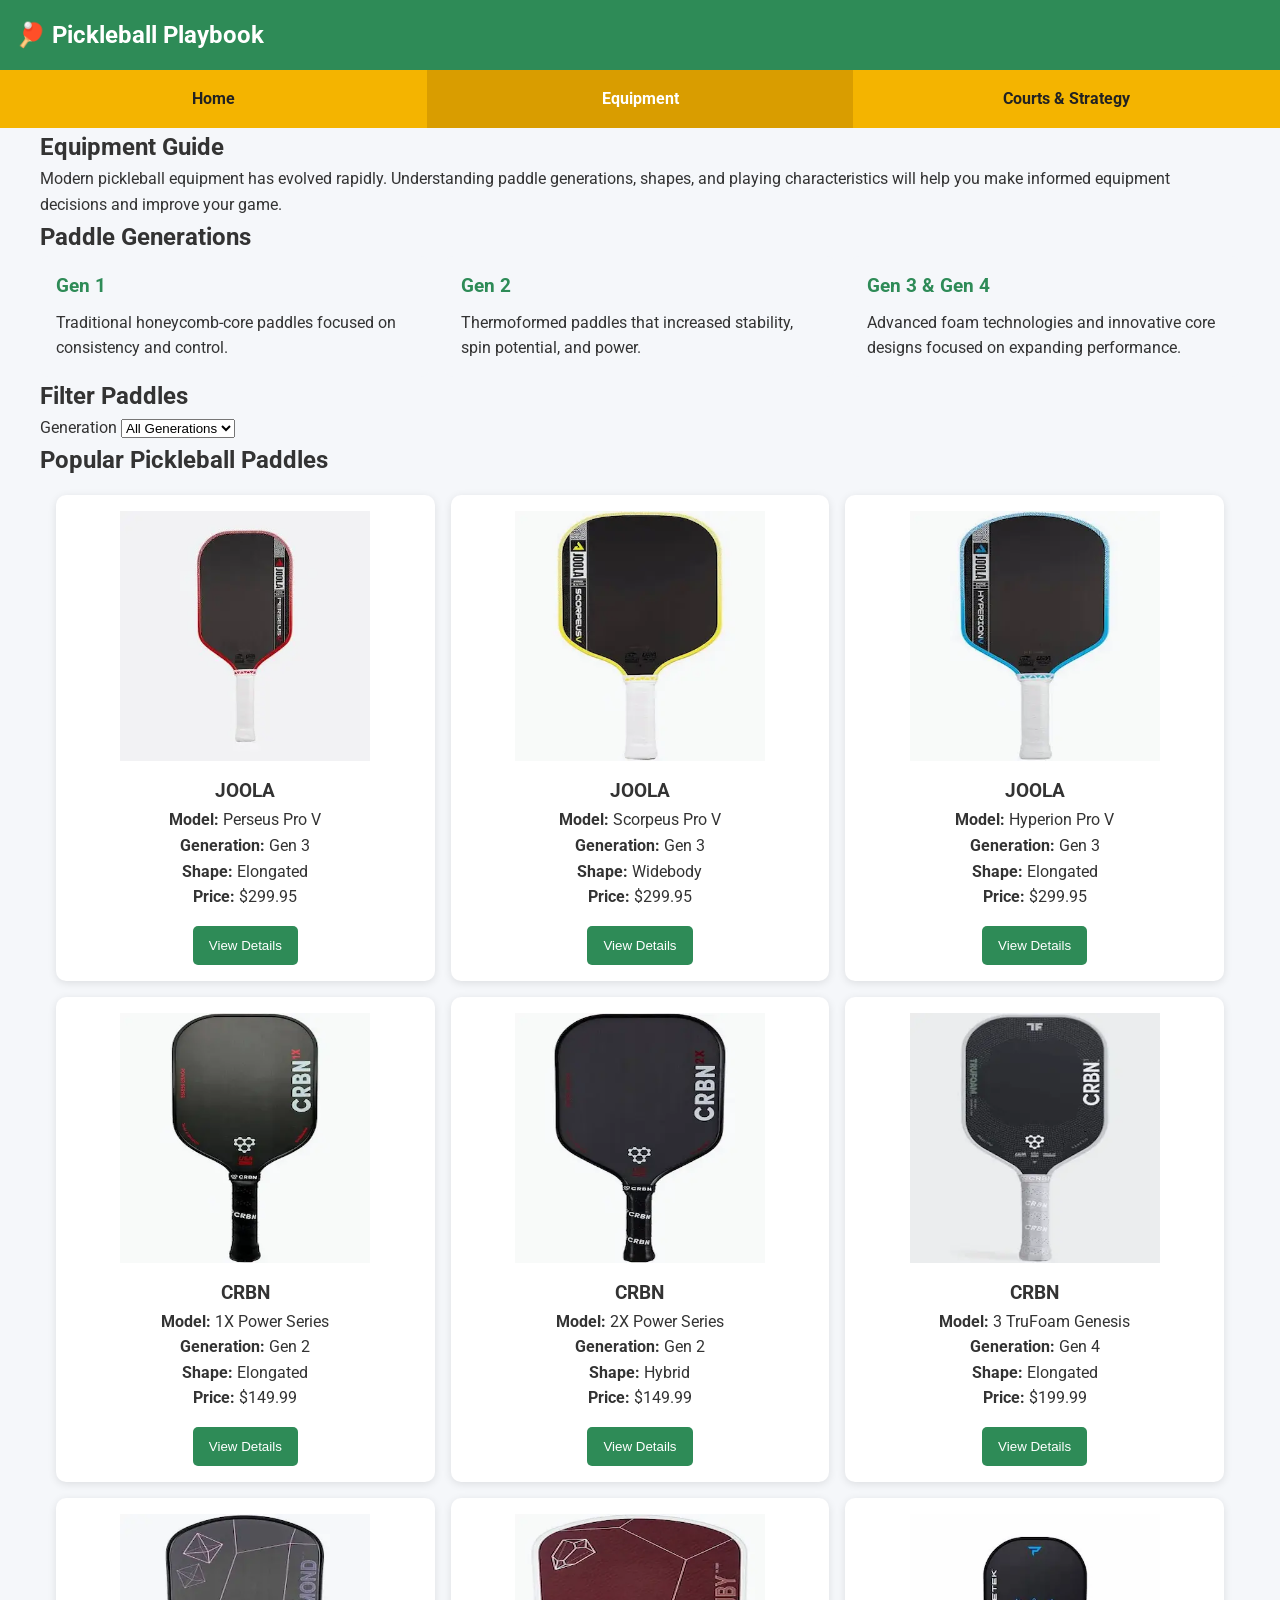
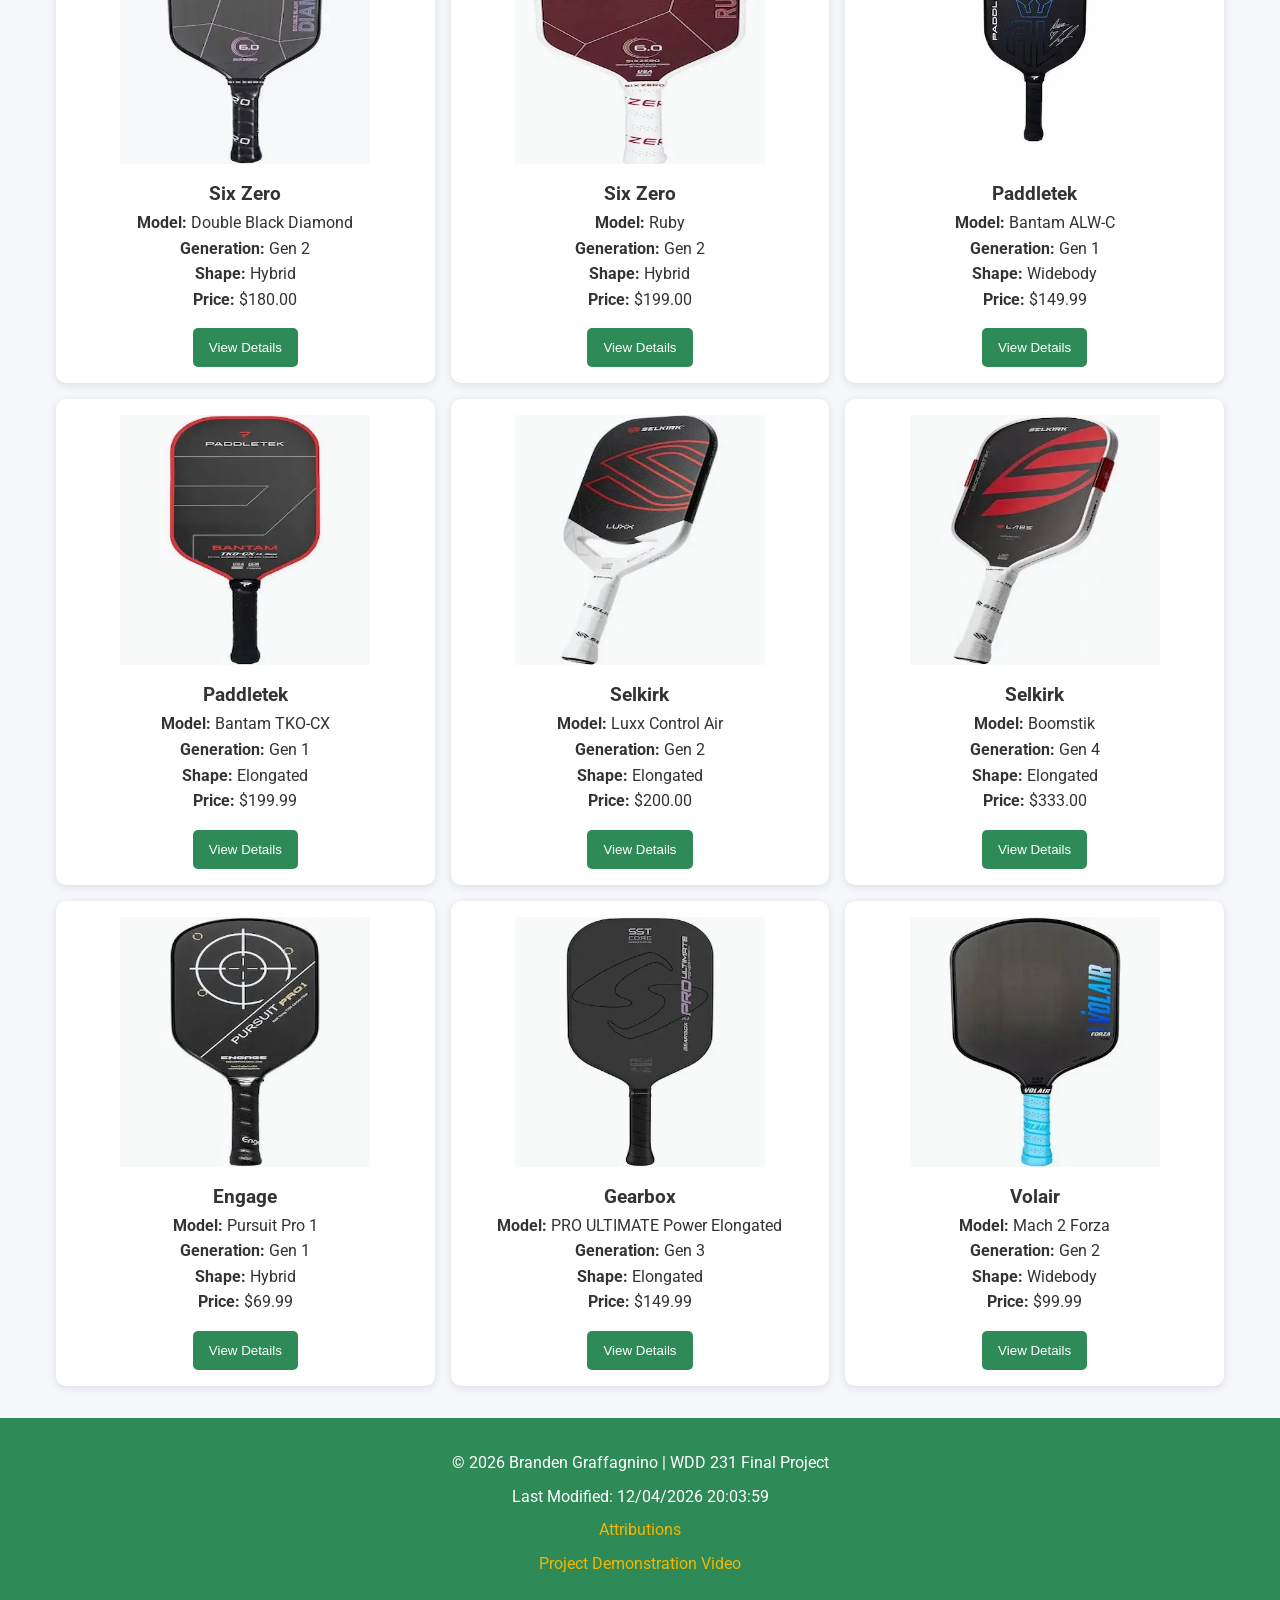
<file: finalproject/equipment.html>
<!DOCTYPE html>
<html lang="en">

<head>
    <meta charset="UTF-8">
    <meta name="viewport" content="width=device-width, initial-scale=1.0">
    <title>Pickleball Playbook | Equipment Guide</title>
    <meta name="description"
        content="Compare pickleball paddles, paddle generations, shapes, and technology to find the best equipment for your playing style.">
    <meta name="author" content="Branden Graffagnino">
    <meta property="og:title" content="Pickleball Equipment Guide">
    <meta property="og:description"
        content="Compare pickleball paddle generations, shapes, technology, and performance characteristics to find the right equipment for your game.">
    <meta property="og:type" content="website">
    <meta property="og:url" content="https://brandengraffagnino.github.io/wdd231/finalproject/equipment.html">
    <meta property="og:image" content="https://brandengraffagnino.github.io/wdd231/finalproject/images/hero.webp">
    <link rel="icon" href="favicon.ico">
    <link rel="preconnect" href="https://fonts.googleapis.com">
    <link rel="preconnect" href="https://fonts.gstatic.com" crossorigin>
    <link href="https://fonts.googleapis.com/css2?family=Roboto:ital,wght@0,100..900;1,100..900&display=swap"
        rel="stylesheet">
    <link rel="stylesheet" href="styles/small.css">
    <link rel="stylesheet" href="styles/larger.css">
    <script src="scripts/main.js" defer></script>
    <script src="scripts/equipment.js" defer></script>
</head>

<body>
    <header>
        <div class="logo-container">
            <h1>🏓 Pickleball Playbook</h1>
        </div>
        <button id="menu" aria-label="Open navigation menu"></button>
    </header>
    <nav class="navigation">
        <ul>
            <li>
                <a href="index.html">Home</a>
            </li>
            <li>
                <a class="active" href="equipment.html">
                    Equipment
                </a>
            </li>
            <li>
                <a href="courts.html">
                    Courts & Strategy
                </a>
            </li>
        </ul>
    </nav>
    <main>
        <section class="page-intro">
            <h2>Equipment Guide</h2>
            <p>
                Modern pickleball equipment has evolved rapidly.
                Understanding paddle generations, shapes, and playing
                characteristics will help you make informed equipment
                decisions and improve your game.
            </p>
        </section>
        <section class="equipment-overview">
            <h2>Paddle Generations</h2>
            <div class="benefits">
                <article>
                    <h3>Gen 1</h3>
                    <p>
                        Traditional honeycomb-core paddles focused on
                        consistency and control.
                    </p>
                </article>
                <article>
                    <h3>Gen 2</h3>
                    <p>
                        Thermoformed paddles that increased stability,
                        spin potential, and power.
                    </p>
                </article>
                <article>
                    <h3>Gen 3 & Gen 4</h3>
                    <p>
                        Advanced foam technologies and innovative core
                        designs focused on expanding performance.
                    </p>
                </article>
            </div>
        </section>
        <section class="filter-section">
            <h2>Filter Paddles</h2>
            <label for="generation-filter">
                Generation
                <select id="generation-filter">
                    <option value="all">
                        All Generations
                    </option>
                    <option value="Gen 1">
                        Gen 1
                    </option>
                    <option value="Gen 2">
                        Gen 2
                    </option>
                    <option value="Gen 3">
                        Gen 3
                    </option>
                    <option value="Gen 4">
                        Gen 4
                    </option>
                </select>
            </label>
        </section>
        <section>
            <h2>Popular Pickleball Paddles</h2>
            <div id="paddle-container">
                <!-- Dynamic cards inserted here -->
            </div>
        </section>
    </main>
    <dialog id="paddle-modal">
        <div id="modal-content">
            <!-- JavaScript fills this -->
        </div>
        <button id="close-modal">
            Close
        </button>
    </dialog>
    <footer>
        <p>
            © <span id="currentyear"></span>
            Branden Graffagnino | WDD 231 Final Project
        </p>
        <p id="lastModified"></p>
        <p>
            <a href="attributions.html">
                Attributions
            </a>
        </p>
        <p>
            <a href="https://youtu.be/4YcJnKtw8Zs" target="_blank">
                Project Demonstration Video
            </a>
        </p>
    </footer>
</body>

</html>
</file>
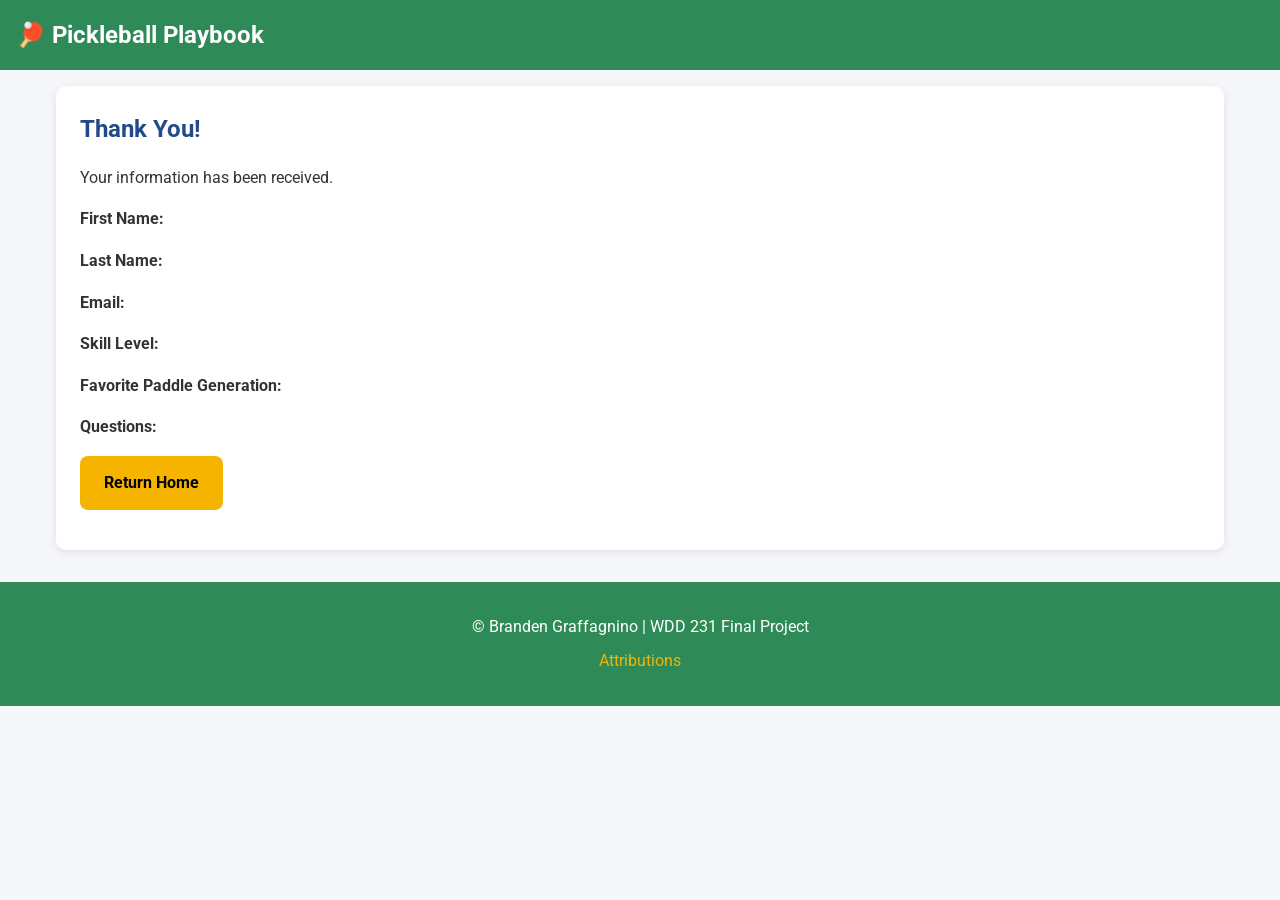
<file: finalproject/thankyou.html>
<!DOCTYPE html>
<html lang="en">

<head>
    <meta charset="UTF-8">
    <meta name="viewport" content="width=device-width, initial-scale=1.0">
    <title>
        Pickleball Playbook | Thank You
    </title>
    <meta name="description" content="Thank you for submitting your pickleball equipment and strategy questions.">
    <meta name="author" content="Branden Graffagnino">
    <link rel="icon" href="favicon.ico">
    <link rel="preconnect" href="https://fonts.googleapis.com">
    <link rel="preconnect" href="https://fonts.gstatic.com" crossorigin>
    <link href="https://fonts.googleapis.com/css2?family=Roboto:ital,wght@0,100..900;1,100..900&display=swap"
        rel="stylesheet">
    <link rel="stylesheet" href="styles/small.css">
    <link rel="stylesheet" href="styles/larger.css">
    <script src="scripts/main.js" defer></script>
    <script src="scripts/thankyou.js" defer></script>
</head>

<body>
    <header>
        <div class="logo-container">
            <h1>🏓 Pickleball Playbook</h1>
        </div>
    </header>
    <main>
        <section class="contact-card">
            <h2>
                Thank You!
            </h2>
            <p>
                Your information has been received.
            </p>
            <div class="submission-details">
                <p>
                    <strong>First Name:</strong>
                    <span id="first"></span>
                </p>
                <p>
                    <strong>Last Name:</strong>
                    <span id="last"></span>
                </p>
                <p>
                    <strong>Email:</strong>
                    <span id="email"></span>
                </p>
                <p>
                    <strong>Skill Level:</strong>
                    <span id="skill"></span>
                </p>
                <p>
                    <strong>Favorite Paddle Generation:</strong>
                    <span id="generation"></span>
                </p>
                <p>
                    <strong>Questions:</strong>
                    <span id="questions"></span>
                </p>
            </div>
            <p>
                <a class="cta-button" href="index.html">
                    Return Home
                </a>
            </p>
        </section>
    </main>
    <footer>
        <p>
            © <span id="currentyear"></span>
            Branden Graffagnino | WDD 231 Final Project
        </p>
        <p id="lastModified"></p>
        <p>
            <a href="attributions.html">
                Attributions
            </a>
        </p>
    </footer>
</body>

</html>
</file>
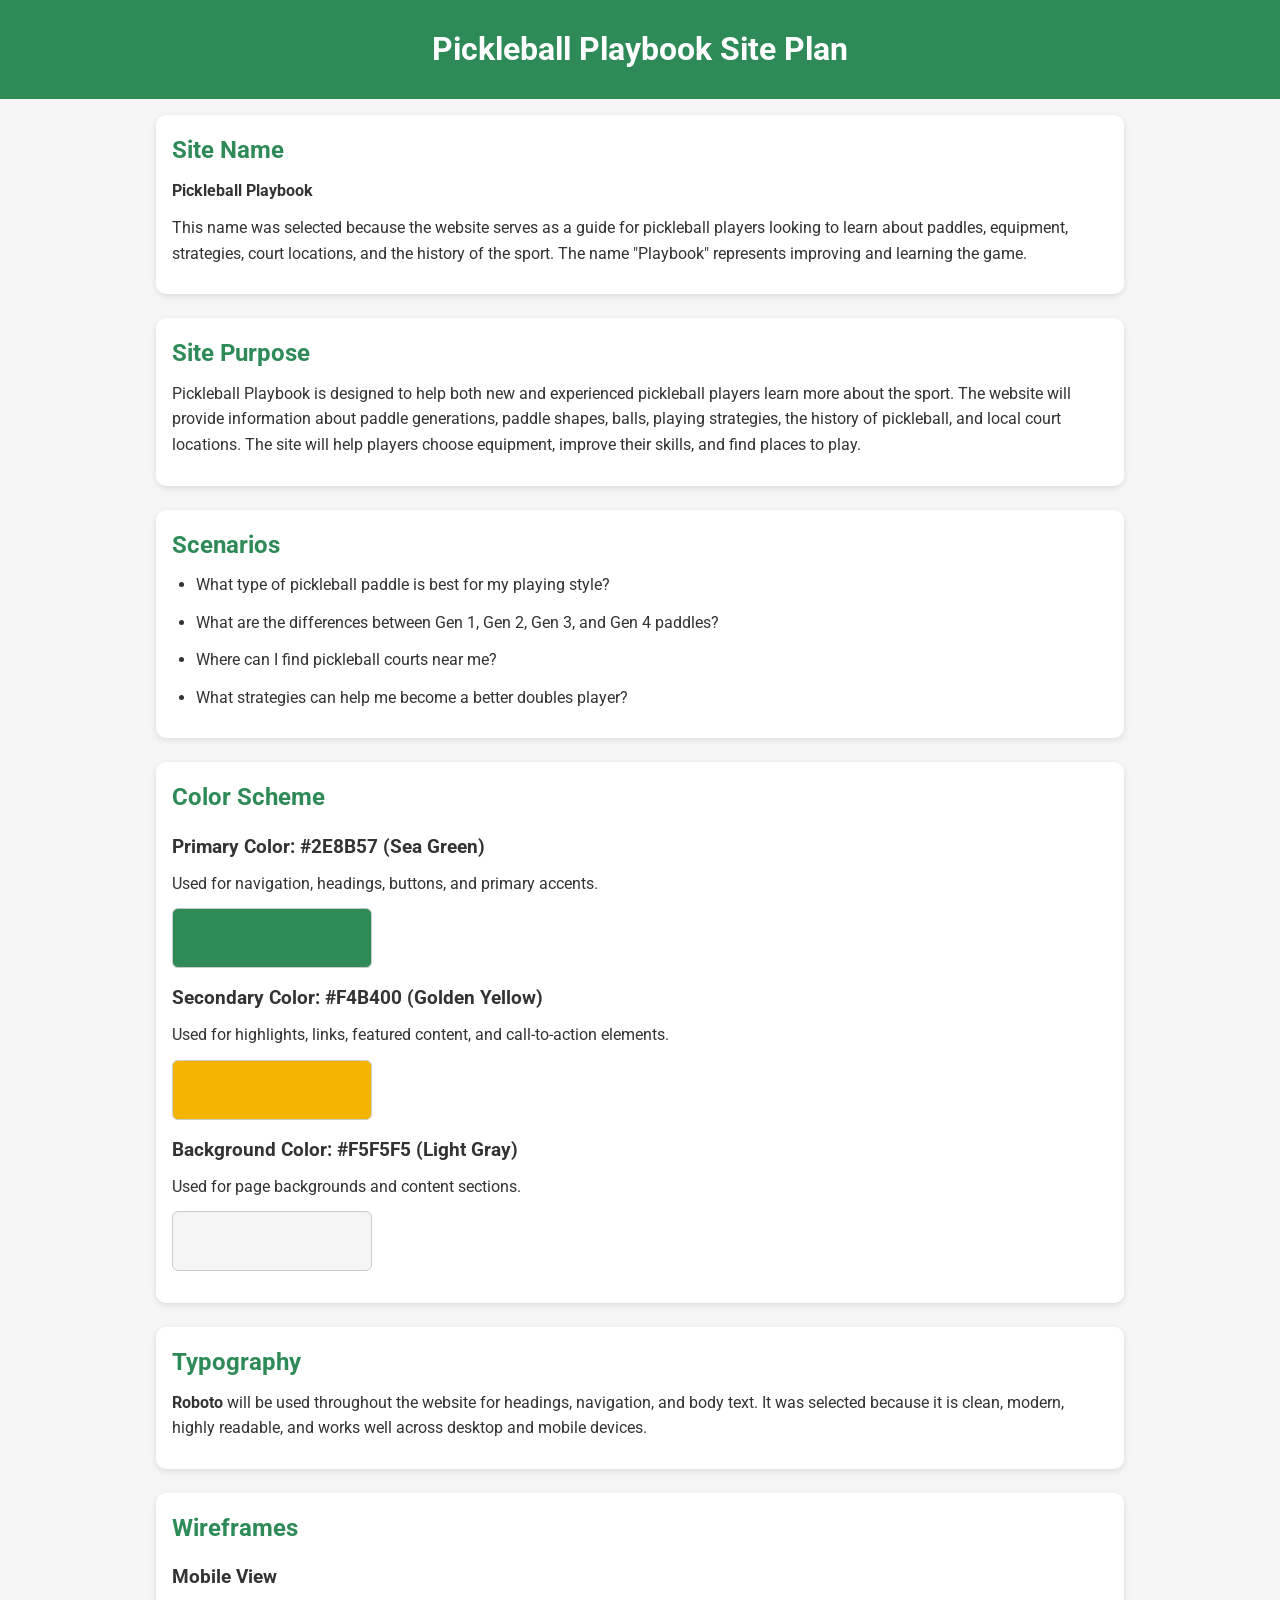
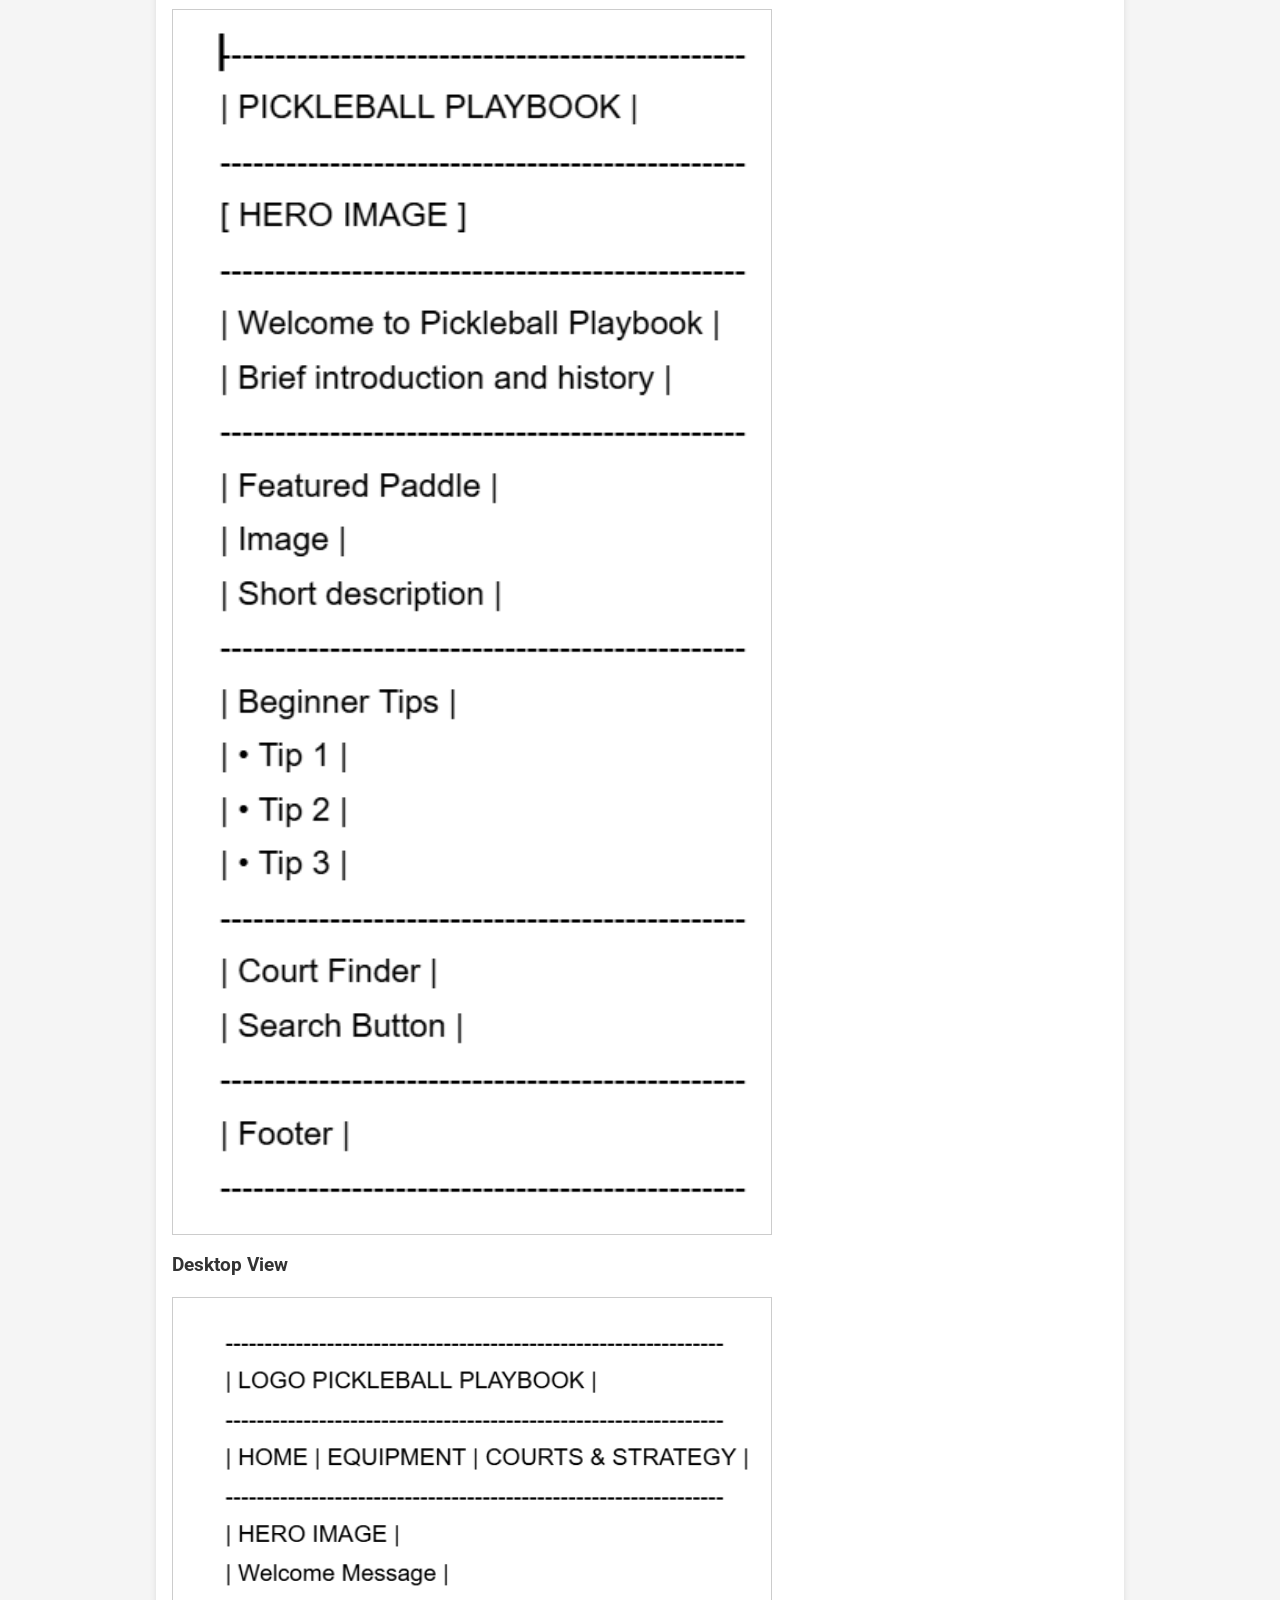
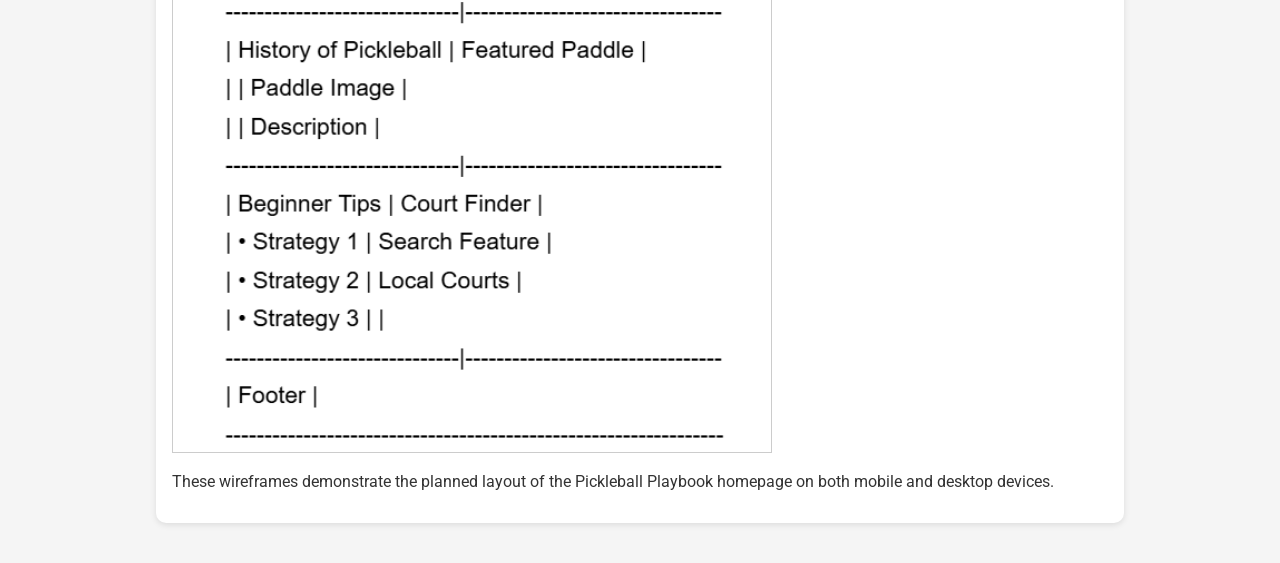
<file: projectsiteplan/siteplan.html>
<!DOCTYPE html>
<html lang="en">

<head>
    <meta charset="UTF-8">
    <meta name="viewport" content="width=device-width, initial-scale=1.0">
    <title>Pickleball Playbook Site Plan</title>
    <link rel="preconnect" href="https://fonts.googleapis.com">
    <link rel="preconnect" href="https://fonts.gstatic.com" crossorigin>
    <link href="https://fonts.googleapis.com/css2?family=Roboto:ital,wght@0,100..900;1,100..900&display=swap"
        rel="stylesheet">
    <link rel="stylesheet" href="styles/siteplan.css">

<body>

    <header>
        <h1>Pickleball Playbook Site Plan</h1>
    </header>

    <main>

        <section>
            <h2>Site Name</h2>

            <p><strong>Pickleball Playbook</strong></p>

            <p>
                This name was selected because the website serves as a guide
                for pickleball players looking to learn about paddles,
                equipment, strategies, court locations, and the history of
                the sport. The name "Playbook" represents improving and
                learning the game.
            </p>
        </section>

        <section>
            <h2>Site Purpose</h2>

            <p>
                Pickleball Playbook is designed to help both new and
                experienced pickleball players learn more about the sport.
                The website will provide information about paddle generations,
                paddle shapes, balls, playing strategies, the history of
                pickleball, and local court locations. The site will help
                players choose equipment, improve their skills, and find
                places to play.
            </p>
        </section>

        <section>
            <h2>Scenarios</h2>

            <ul>
                <li>
                    What type of pickleball paddle is best for my playing style?
                </li>

                <li>
                    What are the differences between Gen 1, Gen 2, Gen 3, and Gen 4 paddles?
                </li>

                <li>
                    Where can I find pickleball courts near me?
                </li>

                <li>
                    What strategies can help me become a better doubles player?
                </li>
            </ul>
        </section>

        <section>
            <h2>Color Scheme</h2>

            <h3>Primary Color: #2E8B57 (Sea Green)</h3>

            <p>
                Used for navigation, headings, buttons, and primary accents.
            </p>

            <div class="color-box green"></div>

            <h3>Secondary Color: #F4B400 (Golden Yellow)</h3>

            <p>
                Used for highlights, links, featured content, and call-to-action elements.
            </p>

            <div class="color-box yellow"></div>

            <h3>Background Color: #F5F5F5 (Light Gray)</h3>

            <p>
                Used for page backgrounds and content sections.
            </p>

            <div class="color-box gray"></div>

        </section>

        <section>
            <h2>Typography</h2>

            <p>
                <strong>Roboto</strong> will be used throughout
                the website for headings, navigation, and body text.
                It was selected because it is clean, modern, highly
                readable, and works well across desktop and mobile devices.
            </p>
        </section>

        <section>
            <h2>Wireframes</h2>

            <h3>Mobile View</h3>

            <img src="images/mobile-wireframe.png" alt="mobile wireframe">

            <h3>Desktop View</h3>

            <img src="images/desktop-wireframe.png" alt="desktop wireframe">

            <p>
                These wireframes demonstrate the planned layout of the
                Pickleball Playbook homepage on both mobile and desktop
                devices.
            </p>
        </section>

    </main>

</body>
</file>
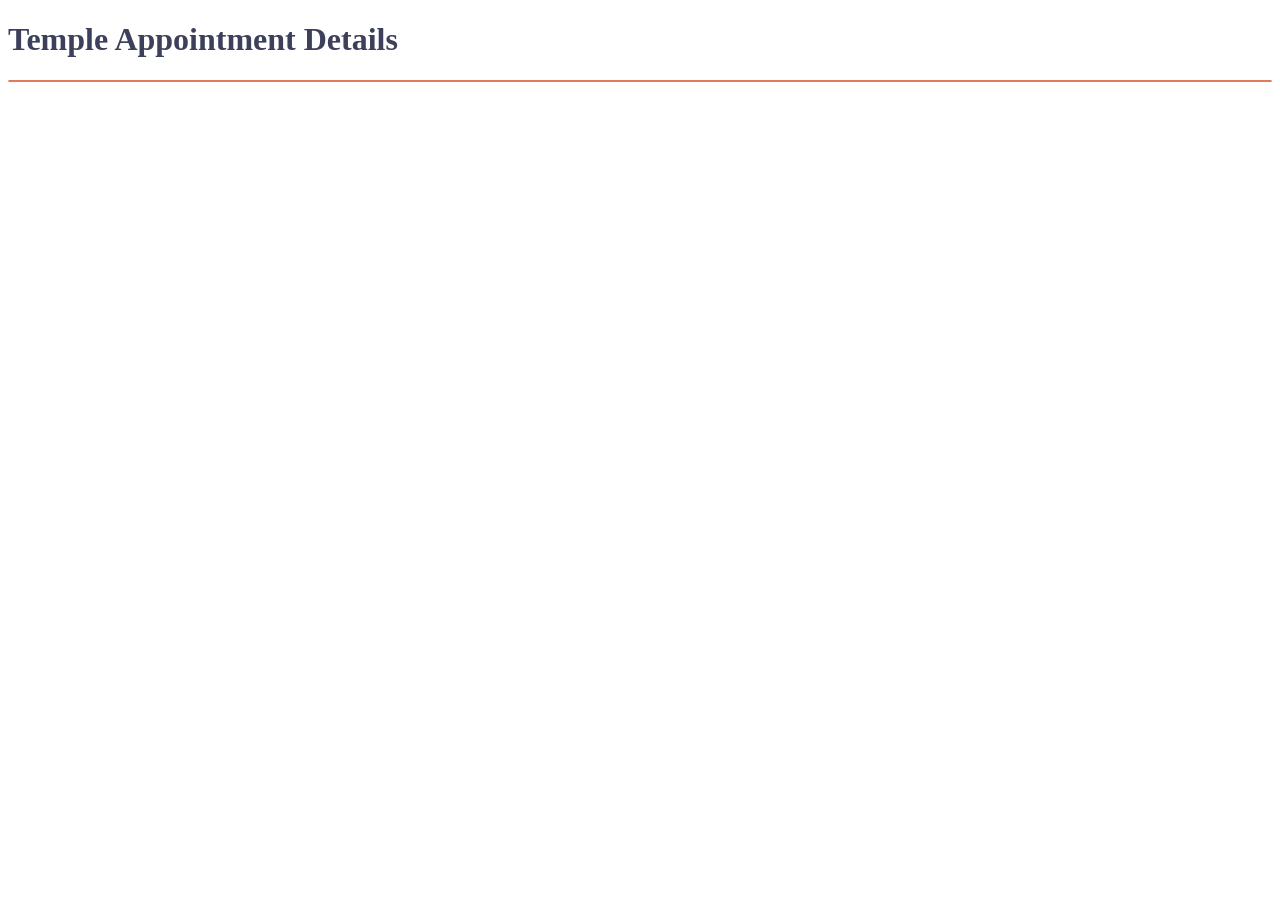
<file: startHere/thanks.html>
<!DOCTYPE html>
<html lang="en">

<head>
  <meta charset="UTF-8">
  <meta name="viewport" content="width=device-width, initial-scale=1.0">
  <meta name="description" content="Web Lab Start File">
  <meta name="author" content="Paul Cheney">

  <link rel="stylesheet" href="styles/small.css">
  <link rel="stylesheet" href="styles/large.css">
  <script src="js/scripts.js" defer></script>

  <title>Web Lab Start File</title>
</head>

<body>

  <main>
    <h1>Temple Appointment Details</h1>

    <div id="results"></div>

  </main>



</body>
</html>
</file>
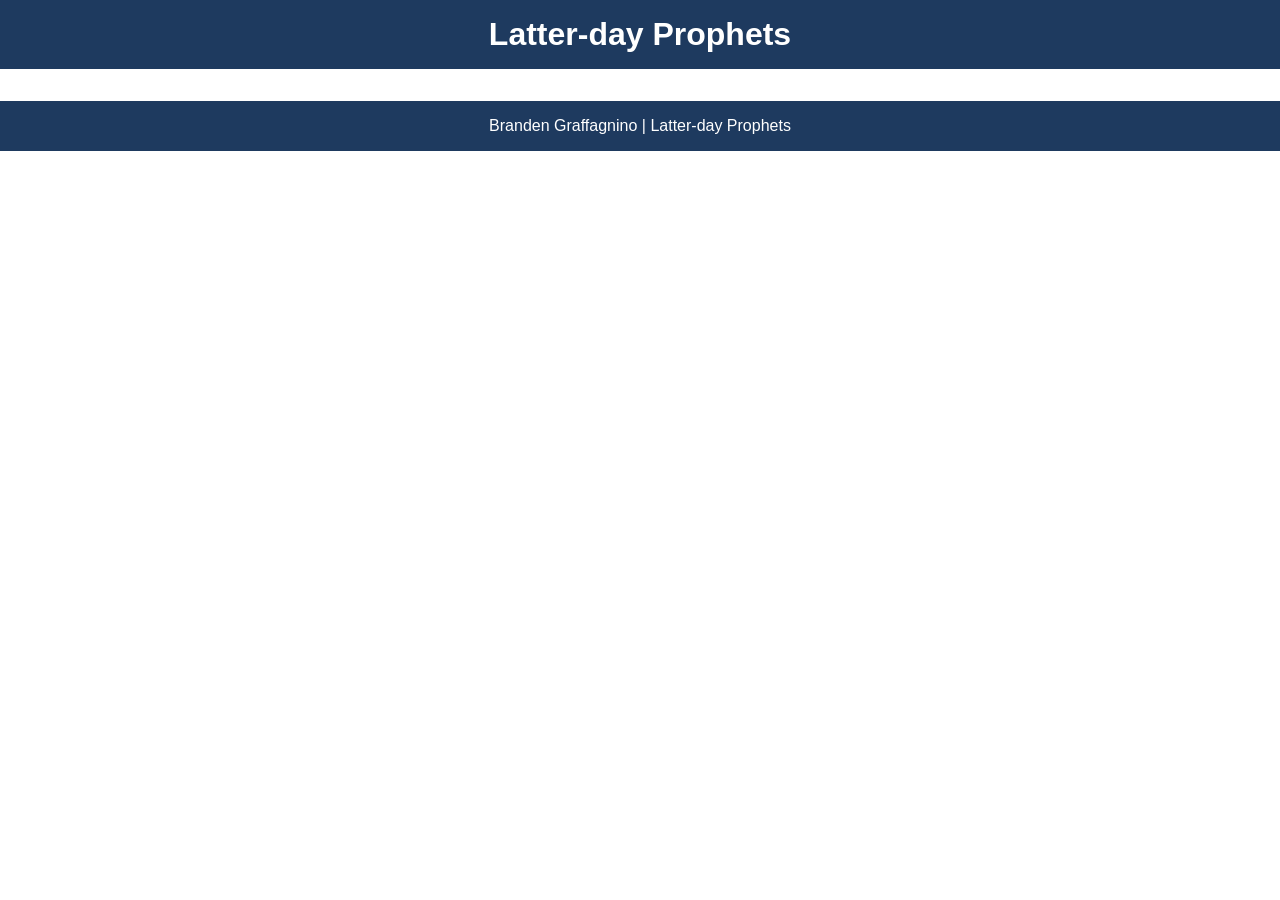
<file: week02/prophets.html>
<!DOCTYPE html>
<html lang="en">

<head>
    <meta charset="UTF-8">
    <meta name="viewport" content="width=device-width, initial-scale=1.0">
    <title>Latter-day Prophets</title>
    <link rel="stylesheet" href="styles/prophets.css">
    <script src="scripts/prophets.js" defer></script>
</head>

<body>

    <header>
        <h1>Latter-day Prophets</h1>
    </header>

    <main>
        <div id="cards"></div>
    </main>

    <footer>
        Branden Graffagnino | Latter-day Prophets
    </footer>

</body>

</html>
</file>
<file: styles/small.css>
* {
    margin: 0;
    padding: 0;
    box-sizing: border-box;
}

body {
    font-family: "Roboto", sans-serif;
    background-color: #eaf6ff;
    color: #1e3a5f;
}

header {
    display: grid;
    grid-template-columns: auto 1fr auto;
    align-items: center;
    gap: 1rem;
    padding: 1rem;
    background-color: #1e3a5f;
    color: white;
}

header img {
    width: 50px;
    height: auto;
}

.site-name {
    font-size: 1.3rem;
    font-weight: bold;
}

#menu {
    background: none;
    border: none;
    color: white;
    font-size: 2rem;
    cursor: pointer;
}

#menu::before {
    content: "☰";
}

#menu.show::before {
    content: "✖";
}

.navigation {
    display: none;
    background-color: #4da3ff;
}

.navigation.show {
    display: block;
}

.navigation ul {
    list-style: none;
}

.navigation a {
    display: block;
    padding: 1rem;
    color: #1e3a5f;
    text-decoration: none;
    text-align: center;
}

.navigation a:hover {
    background-color: #82c0ff;
}

.current a {
    background-color: #1e3a5f;
    color: white;
    font-weight: bold;
}

main {
    max-width: 1200px;
    margin: 0 auto;
    padding: 1rem;
}

main h1 {
    margin-bottom: 1rem;
}

.about,
.photo,
.certificate {
    background-color: white;
    border-radius: 10px;
    box-shadow: 0 2px 8px rgba(0, 0, 0, .1);
}

.about h2,
.photo h2,
.certificate h2 {
    background-color: #222;
    color: white;
    text-align: center;
    padding: .5rem;
}

.about p {
    padding: 1rem;
}

.photo {
    text-align: center;
}

.photo img {
    width: 100%;
    max-width: 250px;
    margin: 1rem auto;
    display: block;
}

.course-buttons {
    display: flex;
    justify-content: center;
    gap: 1rem;
    padding: 1rem;
}

.course-buttons button {
    background-color: white;
    color: #1e3a5f;
    border: 1px solid #999;
    padding: .75rem;
    font-weight: bold;
    cursor: pointer;
}

.course-buttons button:hover {
    background-color: #d8ecff;
}

.course-card {
    background-color: #bfbfbf;
    padding: 1rem;
    text-align: center;
    font-weight: bold;
}

.completed {
    background-color: #4a77a8;
    color: white;
}

#course-container {
    padding: 0 1rem 1rem;
}

#credits {
    text-align: center;
    padding-bottom: 1rem;
}

footer {
    background-color: #1e3a5f;
    color: white;
    text-align: center;
    padding: 1rem;
}

footer p {
    text-align: center;
    margin-top: .5rem;
}

.social-links {
    display: flex;
    justify-content: center;
    gap: 1rem;
    margin-bottom: 1rem;
}

.social-links img {
    width: 48px;
    transition: transform .3s ease;
}

.social-links img:hover {
    transform: scale(1.15);
}

dialog {
    border: none;
    border-radius: .5rem;
    padding: 1rem;
    width: 90%;
    max-width: 600px;
    box-shadow: 0 0 2rem rgb(0 0 0 / 30%);
}

::backdrop {
    background-color: rgb(0 0 0 / 50%);
}

dialog button {
    position: absolute;
    top: 1rem;
    right: 1rem;
    border: 1px solid #ccc;
    background: white;
    cursor: pointer;
}
</file>
<file: styles/larger.css>
@media screen and (min-width: 768px) {

    #menu {
        display: none;
    }

    .navigation {
        display: block;
    }

    .navigation ul {
        display: flex;
        justify-content: center;
        gap: 1rem;
    }

    .top-sections {
        display: grid;
        grid-template-columns: 2fr 1fr;
        gap: 1rem;
        margin-bottom: 1rem;
    }

    .photo img {
        max-width: 180px;
    }

    .course-buttons {
        justify-content: center;
    }

    #course-container {
        display: grid;
        grid-template-columns: repeat(3, 1fr);
        gap: 1rem;
    }
}
</file>
<file: chamber/styles/small.css>
* {
    margin: 0;
    padding: 0;
    box-sizing: border-box;
}


body {
    font-family: "Roboto", sans-serif;
    background-color: #f5f7fa;
    color: #333;
}

/* HEADER */

header {
    display: grid;
    grid-template-columns: auto 1fr auto;
    align-items: center;
    gap: 1rem;
    padding: 1rem;
    background-color: #1e3a5f;
    color: white;
}

header img {
    width: 60px;
    height: auto;
}

.site-name {
    font-size: 1.3rem;
    font-weight: bold;
}

/* HAMBURGER MENU */

#menu {
    background: none;
    border: none;
    color: white;
    font-size: 2rem;
    cursor: pointer;
}

#menu::before {
    content: "☰";
}

#menu.show::before {
    content: "✖";
}

/* NAVIGATION */

.navigation {
    display: none;
    background-color: #6bb3ff;
}

.navigation.show {
    display: block;
}

.navigation ul {
    list-style: none;
}

.navigation a {
    display: block;
    padding: 1rem;
    color: #1e3a5f;
    text-decoration: none;
    text-align: center;
    font-weight: bold;
}

.navigation a:hover {
    background-color: #82c0ff;
}

.current a {
    background-color: #1e3a5f;
    color: white;
}

/* MAIN */

main {
    max-width: 1200px;
    margin: 0 auto;
    padding: 1rem;
}

h1 {
    text-align: center;
    margin-bottom: 1rem;
}

/* BUTTONS */

.view-buttons {
    text-align: center;
    margin-bottom: 1.5rem;
}

.view-buttons button {
    background-color: #1e3a5f;
    color: white;
    border: none;
    padding: .75rem 1rem;
    margin: .25rem;
    border-radius: 5px;
    cursor: pointer;
}

.view-buttons button:hover {
    background-color: #295180;
}

/* GRID VIEW */

.grid {
    display: grid;
    grid-template-columns: 1fr;
    gap: 1rem;
}

/* MEMBER CARDS */

.member-card {
    background-color: white;
    border-radius: 10px;
    padding: 1rem;
    text-align: center;
    box-shadow: 0 2px 8px rgba(0, 0, 0, .1);
}

.member-card h2 {
    color: #1e3a5f;
    margin-bottom: 1rem;
}

.member-card img {
    width: 100%;
    max-width: 250px;
    height: 150px;
    object-fit: contain;
    margin-bottom: 1rem;
}

.member-card p {
    margin: .5rem 0;
}

.member-card a {
    color: #2d5bd1;
    text-decoration: none;
}

.member-card a:hover {
    text-decoration: underline;
}

/* LIST VIEW */

.list {
    display: flex;
    flex-direction: column;
    gap: 1rem;
}

.list .member-card {
    text-align: left;
}

/* FOOTER */

footer {
    background-color: #1e3a5f;
    color: white;
    text-align: center;
    padding: 1.5rem;
    margin-top: 2rem;
}

.footer-contact p {
    margin-bottom: .75rem;
}

.social-links {
    display: flex;
    justify-content: center;
    gap: 1rem;
    margin: 1rem 0;
}

.social-links img {
    width: 48px;
    transition: transform .3s ease;
}

.social-links img:hover {
    transform: scale(1.15);
}

footer p {
    margin-top: .75rem;
}

/* HERO */

.hero {
    position: relative;
}

.hero img {
    width: 100%;
    height: auto;
    display: block;
}

.cta-button {
    position: absolute;
    bottom: 20px;
    right: 20px;
    background-color: #f4b400;
    color: #000;
    padding: 1rem 1.5rem;
    border-radius: 8px;
    text-decoration: none;
    font-weight: bold;
}

.cta-button:hover {
    background-color: #295180;
}


.home-grid {
    display: grid;
    gap: 1rem;
    margin: 1rem 0;
}

.events,
.weather,
.spotlights {
    background-color: white;
    border-radius: 10px;
    padding: 1rem;
    box-shadow: 0 2px 8px rgba(0, 0, 0, .1);
}

.events h2,
.weather h2,
.spotlights h2 {
    color: #1e3a5f;
    margin-bottom: 1rem;
}

.events p,
.weather p {
    margin-bottom: .75rem;
}


#current-temp {
    font-weight: bold;
}

#weather-icon {
    width: 80px;
    height: auto;
}

#forecast p {
    margin: .5rem 0;
}


#spotlight-container {
    display: grid;
    gap: 1rem;
}

.spotlight-card {
    background-color: #f5f7fa;
    border: 1px solid #ddd;
    border-radius: 10px;
    padding: 1rem;
    text-align: center;
}

.spotlight-card h3 {
    color: #1e3a5f;
    margin-bottom: .5rem;
}

.spotlight-card img {
    width: 100%;
    max-width: 200px;
    height: 150px;
    object-fit: contain;
    margin-bottom: .5rem;
}

.spotlight-card p {
    margin: .5rem 0;
}

.spotlight-card a {
    color: #0066cc;
    text-decoration: none;
}

.spotlight-card a:hover {
    text-decoration: underline;
}

.join-layout {
    display: grid;
    gap: 2rem;
    margin: 2rem 1rem;
}

form {
    display: flex;
    flex-direction: column;
    gap: 1rem;
}

form label {
    display: flex;
    flex-direction: column;
    gap: .25rem;
    font-weight: bold;
}

form input,
form select,
form textarea {
    padding: .5rem;
    border: 1px solid #ccc;
    border-radius: 5px;
    font-size: 1rem;
}

form textarea {
    min-height: 120px;
    resize: vertical;
}

input[type="submit"] {
    background-color: #1e3a5f;
    color: white;
    border: none;
    padding: .75rem;
    border-radius: 5px;
    cursor: pointer;
    font-weight: bold;
}

input[type="submit"]:hover {
    background-color: #295180;
}

.membership-cards {
    display: grid;
    gap: 1rem;
}

.membership-card {
    background: white;
    padding: 1rem;
    border-radius: 10px;
    text-align: center;
    box-shadow: 0 2px 8px rgb(0 0 0 / 10%);
}

.membership-card a {
    color: #0066cc;
    font-weight: bold;
    text-decoration: none;
}

.membership-card a:hover {
    text-decoration: underline;
}

#visit-message {
    background-color: #f4b400;
    color: #000;
    padding: 1rem;
    margin-bottom: 1rem;
    border-radius: 10px;
    text-align: center;
    font-weight: bold;
}

.discover-intro {
    background-color: white;
    padding: 1rem;
    border-radius: 10px;
    margin-bottom: 1rem;
    box-shadow: 0 2px 8px rgba(0, 0, 0, .1);
}

#discover-grid {
    display: grid;
    gap: 1rem;

    grid-template-areas:
        "card1"
        "card2"
        "card3"
        "card4"
        "card5"
        "card6"
        "card7"
        "card8";

    justify-items: stretch;
}

.card1 {
    grid-area: card1;
}

.card2 {
    grid-area: card2;
}

.card3 {
    grid-area: card3;
}

.card4 {
    grid-area: card4;
}

.card5 {
    grid-area: card5;
}

.card6 {
    grid-area: card6;
}

.card7 {
    grid-area: card7;
}

.card8 {
    grid-area: card8;
}

.discover-card {
    background-color: white;
    border-radius: 10px;
    padding: 1rem;
    box-shadow: 0 2px 8px rgba(0, 0, 0, .1);

    display: flex;
    flex-direction: column;

    height: 100%;
}

.discover-card h2 {
    color: #1e3a5f;
    margin-bottom: .75rem;
}

.discover-card img {
    width: 100%;
    max-width: 300px;
    height: 200px;
    object-fit: cover;
    display: block;
    margin: 0 auto;
}

.discover-card address {
    margin: .75rem 0;
    font-style: normal;
    font-weight: bold;
}

.discover-card p {
    margin-bottom: 1rem;
}

.discover-card button {
    background-color: #1e3a5f;
    color: white;
    border: none;
    padding: .75rem 1rem;
    border-radius: 5px;
    cursor: pointer;
}
</file>
<file: chamber/styles/larger.css>
@media screen and (min-width: 768px) {

    /* Navigation */

    #menu {
        display: none;
    }

    .navigation {
        display: block;
    }

    .navigation ul {
        display: flex;
        justify-content: center;
        gap: 1rem;
    }

    .navigation li {
        flex: 1;
        text-align: center;
    }

    /* Directory */

    .grid {
        grid-template-columns: repeat(auto-fit, minmax(300px, 1fr));
    }

    .list .member-card {
        display: grid;
        grid-template-columns: 200px 1fr;
        align-items: center;
        gap: 1rem;
    }

    /* Home */

    .home-grid {
        grid-template-columns: 1fr 1fr;
    }

    #spotlight-container {
        grid-template-columns: repeat(3, 1fr);
    }

    /* Join */

    .join-layout {
        grid-template-columns: 2fr 1fr;
        align-items: start;
    }

    /* Discover */

    #discover-grid {
        grid-template-areas:
            "card1 card2"
            "card3 card4"
            "card5 card6"
            "card7 card8";

        grid-template-columns: 1fr 1fr;
        align-items: stretch;
    }

    .discover-card {
        height: 100%;
    }

    .discover-card img {
        width: 300px;
        height: 200px;
        object-fit: cover;
        margin: 0 auto;

        transition:
            transform .3s ease,
            box-shadow .3s ease;
    }

    .discover-card img:hover {
        transform: scale(1.05);

        box-shadow:
            0 0 15px rgba(0, 0, 0, .3);
    }

    /* Footer */

    .footer-contact {
        max-width: 500px;
        margin: 0 auto;
    }
}

@media screen and (min-width: 1200px) {

    #discover-grid {
        grid-template-areas:
            "card1 card2 card3"
            "card4 card5 card6"
            "card7 card8 .";
    }

    .discover-card {
        height: 100%;
    }
}
</file>
<file: finalproject/styles/small.css>
* {
    margin: 0;
    padding: 0;
    box-sizing: border-box;
}

body {
    font-family: "Roboto", sans-serif;
    background-color: #f5f7fa;
    color: #333;
    line-height: 1.6;
}

html {
    scroll-behavior: smooth;
}

header {
    display: grid;
    grid-template-columns: 1fr auto;
    align-items: center;
    padding: 1rem;
    background-color: #2e8b57;
    color: white;
}

header h1 {
    font-size: 1.5rem;
}

#menu {
    background: none;
    border: none;
    color: white;
    font-size: 2rem;
    cursor: pointer;
}

#menu::before {
    content: "☰";
}

#menu.show::before {
    content: "✖";
}

.navigation {
    display: none;
    background-color: #f4b400;
}

.navigation.show {
    display: block;
}

.navigation ul {
    list-style: none;
}

.navigation a {
    display: block;
    padding: 1rem;
    text-align: center;
    text-decoration: none;
    color: #222;
    font-weight: bold;
}

.navigation a:hover,
.navigation .active {
    background-color: #d99d00;
    color: white;
}

main {
    max-width: 1200px;
    margin: 0 auto;
}

.hero {
    position: relative;

    background-image: url("../images/hero.webp");
    background-size: cover;
    background-position: center;
    background-repeat: no-repeat;

    min-height: 500px;

    display: flex;
    justify-content: center;
    align-items: center;

    text-align: center;
    overflow: hidden;
}

.hero::before {
    content: "";

    position: absolute;
    inset: 0;

    background: rgba(0, 0, 0, 0.35);
}

.hero-content {
    position: relative;
    z-index: 1;

    color: white;

    max-width: 800px;
    padding: 1rem;
}

.hero h2 {
    font-size: 2.5rem;
    margin-bottom: 1rem;

    text-shadow: 2px 2px 6px rgba(0, 0, 0, 0.8);
}

.hero p {
    font-size: 1.2rem;
    margin-bottom: 1.5rem;

    text-shadow: 1px 1px 4px rgba(0, 0, 0, 0.8);
}

.cta-button {
    display: inline-block;
    background-color: #f4b400;
    color: black;
    font-weight: bold;
    text-decoration: none;
    padding: .9rem 1.5rem;
    border-radius: 8px;
}

.cta-button:hover {
    background-color: #ddb000;
}

.intro,
.history,
.featured-paddle,
.why-learn {
    background-color: white;
    margin: 1rem;
    padding: 1.5rem;
    border-radius: 10px;

    box-shadow: 0 2px 8px rgba(0, 0, 0, .1);
}

.intro h2,
.history h2,
.featured-paddle h2,
.why-learn h2 {
    color: #2e8b57;
    margin-bottom: 1rem;
}

#featured-paddle {
    text-align: center;
}

.benefits {
    display: grid;
    gap: 1rem;
}

.benefits article {
    background-color: #f5f7fa;
    padding: 1rem;
    border-radius: 8px;
}

.benefits h3 {
    color: #2e8b57;
    margin-bottom: .5rem;
}

footer {
    background-color: #2e8b57;
    color: white;
    text-align: center;
    padding: 1.5rem;
    margin-top: 2rem;
}

footer p {
    margin: .5rem 0;
}

footer a {
    color: #f4b400;
    text-decoration: none;
}

footer a:hover {
    text-decoration: underline;
}

#paddle-container {
    display: grid;
    gap: 1rem;
    margin: 1rem;
}

.paddle-card {
    background-color: white;
    border-radius: 10px;
    padding: 1rem;
    box-shadow: 0 2px 8px rgba(0, 0, 0, .1);
    text-align: center;
}

.paddle-card img {
    width: 100%;
    max-width: 250px;
    height: 250px;
    object-fit: contain;
    display: block;
    margin: 0 auto 1rem;
}

.details-button {
    margin-top: 1rem;
    background-color: #2e8b57;
    color: white;
    border: none;
    padding: .75rem 1rem;
    border-radius: 5px;
    cursor: pointer;
}

dialog {
    max-width: 500px;
    padding: 1.5rem;
    border: none;
    border-radius: 10px;
}

#modal-content img {
    width: 100%;
    max-width: 300px;
    display: block;
    margin: 1rem auto;
}

.contact-card {
    background-color: white;

    margin: 1rem;
    padding: 1.5rem;

    border-radius: 10px;

    box-shadow: 0 2px 8px rgba(0, 0, 0, .1);
}

.contact-card h2 {
    color: #224a8a;
    margin-bottom: 1rem;
}

.contact-card p {
    margin-bottom: 1rem;
}

.contact-card form {
    display: grid;
    gap: 1rem;
}

.contact-card label {
    display: grid;
    gap: .4rem;
    font-weight: bold;
}

.contact-card input,
.contact-card select,
.contact-card textarea {
    padding: .75rem;

    border: 1px solid #ccc;
    border-radius: 5px;

    font-family: inherit;
}

.contact-card input[type="submit"] {
    background-color: #2e8b57;
    color: white;

    border: none;

    font-size: 1rem;
    font-weight: bold;

    cursor: pointer;
}

.contact-card input[type="submit"]:hover {
    background-color: #245d3f;
}
</file>
<file: finalproject/styles/larger.css>
@media screen and (min-width: 768px) {

    #menu {
        display: none;
    }

    .navigation {
        display: block;
    }

    .navigation ul {
        display: flex;
        justify-content: center;
    }

    .navigation li {
        flex: 1;
        text-align: center;
    }

    .hero {
        min-height: 450px;

        display: flex;
        align-items: center;
        justify-content: center;
    }

    .hero-content {
        max-width: 800px;
    }

    .benefits {
        grid-template-columns: repeat(3, 1fr);
    }

    .intro,
    .history,
    .featured-paddle,
    .why-learn {
        margin: 2rem auto;
        max-width: 1100px;
    }

    #paddle-container {
        grid-template-columns:
            repeat(auto-fit,
                minmax(300px, 1fr));
    }
}
</file>
<file: startHere/styles/small.css>
*{box-sizing: border-box;}
html {
  -webkit-text-size-adjust: 100%; 
  -ms-text-size-adjust: 100%;
}

h1 {
  color: #3D405B;
}

form {
    margin: 1rem 2%;
  
    label {
      display: block;
      font-size: .8rem;
      color: purple;
      padding-top: .2rem;
    }
    h3 {
      font-size: .9rem;
      color: #E07A5F;
      margin: 1.5rem 0 .2rem 0;
      border-bottom: 1px solid #eee;
    }
  
    input[type=text],
    input[type=tel],
    input[type=date],
    input[type=email],
    select {
      display: block;
      margin: .1rem 0 1rem 0 ;
      padding: .3rem;
      border: 1px solid #999;
      border-radius: 4px;
      border-left-width: 5px;
      border-left-color:#555;
      font-size: 1rem;
      color: #3D405B;
      width: 250px;
    }
  
    input:required {border-left-color: #d70000;}
    input:focus {border-left-color: black; outline:none;}
    input:required:valid{border-left-color: green;}
  
    input[type=submit] {
      border: none;
      text-align: center;
      background-color: #3D405B;
      color: white;
      border-radius: 1rem;
      padding: .75rem 1.5rem;
      margin: 2rem 0;
      font-size: 1.2rem;
      -webkit-appearance: none;
      appearance: none;
    }
  }
  input:-webkit-autofill{
    -webkit-text-fill-color: #3D405B;
  }
  
  #results {
    background-color: #F4F1DE;
    padding: 0 1rem;
    border: 1px solid #E07A5F;
    border-radius: 6px;
  }
</file>
<file: startHere/styles/large.css>
@media only screen and (min-width: 38rem) {


} /*end media query*/
</file>
<file: projectsiteplan/styles/siteplan.css>
* {
    margin: 0;
    padding: 0;
    box-sizing: border-box;
}

body {
    font-family: "Roboto", sans-serif;
    background-color: #f5f5f5;
    color: #333;
    line-height: 1.6;
}

header {
    background-color: #2e8b57;
    color: white;
    text-align: center;
    padding: 1.5rem;
}

main {
    max-width: 1000px;
    margin: 0 auto;
    padding: 1rem;
}

section {
    background-color: white;
    padding: 1rem;
    margin-bottom: 1.5rem;
    border-radius: 10px;
    box-shadow: 0 2px 6px rgb(0 0 0 / 10%);
}

h1 {
    font-size: 2rem;
}

h2 {
    color: #2e8b57;
    margin-bottom: 0.5rem;
}

h3 {
    margin-top: 1rem;
    margin-bottom: 0.5rem;
}

p,
li {
    margin-bottom: 0.75rem;
}

ul {
    padding-left: 1.5rem;
}

.color-box {
    width: 200px;
    height: 60px;
    border-radius: 6px;
    margin: 0.5rem 0 1rem;
    border: 1px solid #ccc;
}

.green {
    background-color: #2e8b57;
}

.yellow {
    background-color: #f4b400;
}

.gray {
    background-color: #f5f5f5;
}

img {
    width: 100%;
    max-width: 600px;
    display: block;
    margin: 1rem 0;
    border: 1px solid #ccc;
}
</file>
<file: week02/styles/prophets.css>
body {
    font-family: Arial, sans-serif;
    margin: 0;
}

header,
footer {
    background-color: #1e3a5f;
    color: white;
    text-align: center;
    padding: 1rem;
}

h1 {
    margin: 0;
}

#cards {
    display: grid;
    grid-template-columns:
        repeat(auto-fit, minmax(320px, 1fr));

    gap: 1rem;

    padding: 1rem;
}

#cards section {
    background-color: #eaf6ff;

    border-radius: 10px;

    text-align: center;

    padding: 1rem;

    box-shadow: 0 2px 6px rgba(0, 0, 0, .2);
}

#cards img {
    width: 100%;

    max-width: 300px;

    height: auto;
}
</file>
